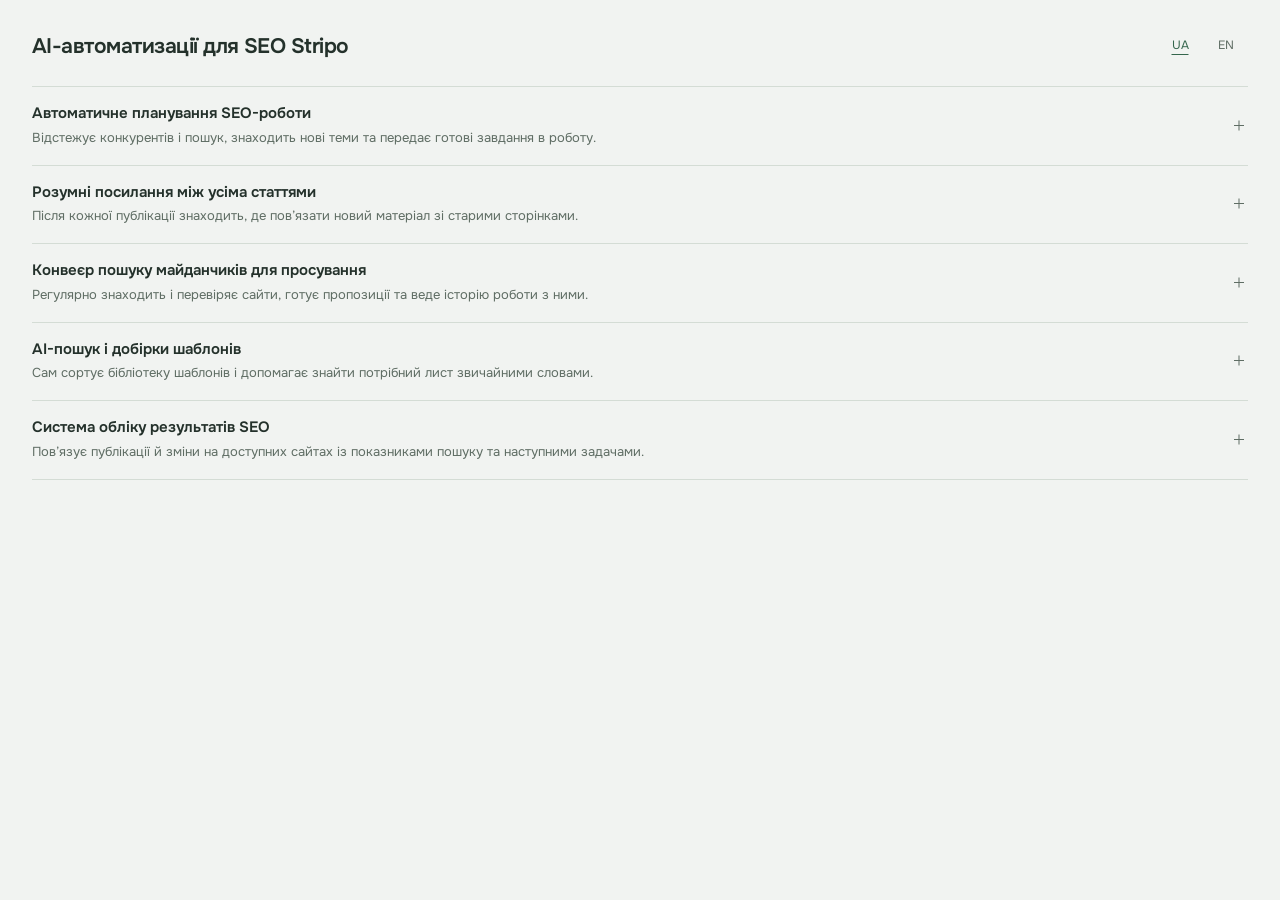
<file: index.html>
<!doctype html>
<html lang="uk">
<head>
<meta charset="utf-8">
<meta name="viewport" content="width=device-width, initial-scale=1">
<title>AI-автоматизації для SEO Stripo</title>
<meta name="description" content="П’ять програмних проєктів для SEO-команди: автоматичне планування, внутрішні посилання, пошук майданчиків, AI-каталог і облік результатів.">
<meta name="robots" content="noindex, nofollow, noarchive">
<meta property="og:type" content="website">
<meta property="og:locale" content="uk_UA">
<meta property="og:title" content="AI-автоматизації для SEO Stripo">
<meta property="og:description" content="П’ять програмних проєктів для SEO-команди: автоматичне планування, внутрішні посилання, пошук майданчиків, AI-каталог і облік результатів.">
<meta property="og:url" content="https://deredskoy.github.io/growth-plan-2027/">
<meta property="og:image" content="https://deredskoy.github.io/growth-plan-2027/assets/og-ideas-uk.png?v=notes-palette-20261112">
<meta property="og:image:width" content="1200">
<meta property="og:image:height" content="630">
<meta name="theme-color" content="#f1f3f1">
<link rel="icon" href="assets/favicon.svg?v=notes-20261112" type="image/svg+xml">
<link rel="preload" href="assets/fonts/onest-cyrillic-wght-normal.woff2" as="font" type="font/woff2" crossorigin>
<link rel="stylesheet" href="assets/style.css?v=notes-palette-20261112">
<script src="assets/app.js?v=notes-palette-20261112" defer></script>
</head>
<body>
<a class="skip" href="#main">Перейти до змісту</a>
<header class="notes-header wrap">
<div class="bar"><h1>AI-автоматизації для SEO Stripo</h1><nav class="lang" aria-label="Мова сторінки"><a href="./" lang="uk" hreflang="uk" aria-current="page">UA</a><a href="en/" lang="en" hreflang="en">EN</a></nav></div>
</header>
<main class="wrap workspace" id="main">
<section class="ideas" id="ideas" aria-label="Ідеї">
  <div class="idea-list">
<details class="idea" name="ideas" id="i1">
<summary><span class="idea-copy"><span class="idea-title">Автоматичне планування SEO-роботи</span><span class="idea-desc">Відстежує конкурентів і пошук, знаходить нові теми та передає готові завдання в роботу.</span></span><span class="toggle" aria-hidden="true"></span></summary>
<div class="idea-body"><div class="project-grid">
<dl class="idea-section process"><dt>Як працює процес</dt><dd><ol class="workflow" role="list"><li><span class="step-number" aria-hidden="true">1</span><strong class="step-title">Джерела</strong><p class="step-copy">За розкладом завантажувати відкриті сторінки конкурентів, оновлення продуктів і доступні дані пошуку.</p></li><li><span class="step-number" aria-hidden="true">2</span><strong class="step-title">Історія змін</strong><p class="step-copy">Зберігати попередні версії, щоб бачити нові теми та зміни, а не приносити той самий список щоразу.</p></li><li><span class="step-number" aria-hidden="true">3</span><strong class="step-title">AI-аналіз</strong><p class="step-copy">AI читає матеріали, об’єднує схожі запитання та визначає, кому потрібна відповідь: користувачу редактора, агентству чи власнику сервісу.</p></li><li><span class="step-number" aria-hidden="true">4</span><strong class="step-title">Відбір задач</strong><p class="step-copy">Порівнювати знайдене з усім архівом власних сайтів і готувати завдання з джерелами та причиною пріоритету.</p></li><li><span class="step-number" aria-hidden="true">5</span><strong class="step-title">Робоча черга</strong><p class="step-copy">Після перегляду передавати схвалені завдання в чинну чергу. Запам’ятовувати відмови й виконані задачі.</p></li></ol></dd></dl>
<div class="project-story">
<dl class="idea-section overview"><dt>Що будується</dt><dd><p>Система, яка постійно збирає інформацію для планування роботи SEO-команди. Вона стежить за вибраними конкурентами, пошуковими запитами й продуктами Stripo, порівнює їх із матеріалами на підтримуваних сайтах і формує чергу завдань. Кожне завдання пояснює, для кого потрібен матеріал, що в ньому розкрити й чому він важливий.</p><p>Наприклад, система помічає, що конкуренти почали докладно відповідати на запитання про редактори для агентств. Вона знаходить відповідні сторінки, перевіряє вже опубліковані матеріали й готує завдання з конкретними прикладами. Схвалене завдання потрапляє в наявний процес підготовки статей.</p></dd></dl>
<dl class="idea-section foundation"><dt>Що вже є і що треба додати</dt><dd><p>У поточному процесі для WordPress вже є черги, генерація, розклади та публікація. Новий проєкт — джерело обґрунтованих завдань для цього процесу: збір даних, архів конкурентів, AI-аналіз, відбір і зворотний зв’язок. Повторно будувати генератор статей не потрібно.</p><p>Пошукові дані можна отримувати через <a href="https://docs.ahrefs.com/en/api/docs/introduction" target="_blank" rel="noopener noreferrer">Ahrefs API</a> або <a href="https://docs.dataforseo.com/v3/serp/overview/" target="_blank" rel="noopener noreferrer">DataForSEO</a>. Це платні джерела з лімітами. Кількість пошуків і позиції беруться з даних, а не з відповіді AI.</p></dd></dl>
<dl class="idea-section value"><dt>Яку цінність дає</dt><dd><p>Команда отримує постійно оновлюваний план роботи й менше часу витрачає на однакові дослідження. Система накопичує знання про теми, конкурентів і вже зроблене, тому наступні завдання враховують попередню роботу.</p><p>Результат вимірюється кількістю використаних завдань, повторних або непридатних пропозицій, ручних кроків на підготовку задачі та вартістю збору даних. Після публікації до задачі можна додавати доступні показники її сторінки.</p></dd></dl>
</div>
<div class="project-evidence">
<dl class="idea-section forecast" data-forecast data-language="uk">
<dt id="chart-title-1">Перевірка пошукових запитів</dt><dd>
<script type="application/json" data-chart-config>{"kind":"workload","baseline":3362,"months":6,"item":"keyword"}</script>
<p class="chart-basis"><strong>3 362 запити Stripo у США</strong> за даними <a href="https://docs.ahrefs.com/en/api/reference/batch-analysis/post-batch-analysis" target="_blank" rel="noopener noreferrer">Ahrefs API</a>. Знімок 12.11.2026.</p>
<div class="chart-topline"><output class="chart-period" data-period>Місяць 6</output><span class="chart-time-hint">Місяці від початку впровадження</span></div>
<svg class="scenario-chart" data-chart viewBox="0 0 560 232" role="img" aria-label="Сценарій за видимими припущеннями"><line class="chart-grid" x1="48" y1="192.0" x2="530" y2="192.0"/><text class="chart-tick" x="41" y="196.0" text-anchor="end">0</text><line class="chart-grid" x1="48" y1="108.0" x2="530" y2="108.0"/><text class="chart-tick" x="41" y="112.0" text-anchor="end">1,681</text><line class="chart-grid" x1="48" y1="24.0" x2="530" y2="24.0"/><text class="chart-tick" x="41" y="28.0" text-anchor="end">3,362</text><path class="chart-baseline" d="M48.0,24.0 L128.3,24.0 L208.7,24.0 L289.0,24.0 L369.3,24.0 L449.7,24.0 L530.0,24.0"/><path class="chart-scenario" d="M48.0,24.0 L128.3,55.4 L208.7,86.7 L289.0,118.1 L369.3,118.1 L449.7,118.1 L530.0,118.1"/><text class="chart-tick" x="48.0" y="216" text-anchor="middle">0</text><text class="chart-tick" x="128.33333333333331" y="216" text-anchor="middle">1</text><text class="chart-tick" x="208.66666666666666" y="216" text-anchor="middle">2</text><text class="chart-tick" x="289.0" y="216" text-anchor="middle">3</text><text class="chart-tick" x="369.3333333333333" y="216" text-anchor="middle">4</text><text class="chart-tick" x="449.6666666666667" y="216" text-anchor="middle">5</text><text class="chart-tick" x="530.0" y="216" text-anchor="middle">6</text></svg>
<input class="chart-time" data-time type="range" min="0" max="6" step="1" value="6" disabled aria-label="Місяць сценарію">
<div class="chart-legend" data-legend><span class="legend-baseline">Ручна перевірка</span><span class="legend-scenario">Сценарій</span></div>
<div class="chart-readout"><output data-current>≈1 479</output><span data-unit>ручних перевірок на повний список</span></div>
<p class="assumption-summary" data-assumption-summary>Сценарій: 70% автоматизації, 20% ручного перегляду. Вихід на ці частки — за 3 місяці.</p>
<details class="chart-assumptions"><summary>Параметри сценарію</summary><div class="forecast-controls"><div class="forecast-control"><label for="chart-1-automation">Передати автоматизації<output data-param-label="automation">70%</output></label><input id="chart-1-automation" type="range" min="0" max="100" step="10" value="70" data-param="automation" disabled></div><div class="forecast-control"><label for="chart-1-review">Із них перевіряти вручну<output data-param-label="review">20%</output></label><input id="chart-1-review" type="range" min="0" max="100" step="10" value="20" data-param="review" disabled></div><div class="forecast-control"><label for="chart-1-ramp">Місяців до цілі<output data-param-label="ramp">3</output></label><input id="chart-1-ramp" type="range" min="1" max="6" step="1" value="3" data-param="ramp" disabled></div></div></details>
<details class="chart-method"><summary>Дані та розрахунок</summary><div><p>Ahrefs показує запити, за якими знаходить сайт у вибраній країні. Це масштаб списку для аналізу, а не журнал роботи SEO-команди.</p><p>Модель припускає одну ручну перевірку на запит. Частка автоматизації рівномірно зростає до заданої цілі. Розрахунок: N × (1 − частка автоматизації × (1 − частка перегляду)). Показники 70%, 20% і строк впровадження — змінювані припущення.</p><p>Джерело: Ahrefs, stripo.email, режим domain, США, середня частотність. Запит виконано 12.11.2026.</p></div></details>
<p class="sr-only" data-chart-status aria-live="polite" aria-atomic="true">Сценарій: 70% автоматизації, 20% ручного перегляду. Вихід на ці частки — за 3 місяці.</p>
</dd></dl>
<dl class="idea-section delivery"><dt>Етапи та готовий результат</dt><dd><p>Розробка: спільний архів джерел → регулярний збір і AI-відбір → передача завдань у чинний процес → використання рішень команди для наступного відбору.</p><p>Готова система сама запускає збір, відновлює роботу після збоїв, дотримується заданого бюджету й показує, звідки взялося кожне завдання. Для цього достатньо публічних сторінок, підтримуваних сайтів і дозволеного доступу до пошукових даних.</p></dd></dl>
</div>
</div></div>
</details>
<details class="idea" name="ideas" id="i2">
<summary><span class="idea-copy"><span class="idea-title">Розумні посилання між усіма статтями</span><span class="idea-desc">Після кожної публікації знаходить, де пов’язати новий матеріал зі старими сторінками.</span></span><span class="toggle" aria-hidden="true"></span></summary>
<div class="idea-body"><div class="project-grid">
<dl class="idea-section process"><dt>Як працює процес</dt><dd><ol class="workflow" role="list"><li><span class="step-number" aria-hidden="true">1</span><strong class="step-title">Архів сторінок</strong><p class="step-copy">Зібрати всі доступні статті та сторінки сайту й регулярно оновлювати їхній текст у спільному архіві.</p></li><li><span class="step-number" aria-hidden="true">2</span><strong class="step-title">Зв’язки за змістом</strong><p class="step-copy">AI визначає тему кожної сторінки та знаходить близькі за змістом матеріали.</p></li><li><span class="step-number" aria-hidden="true">3</span><strong class="step-title">Пропозиції</strong><p class="step-copy">Підготувати конкретні зміни: у якому абзаці додати посилання, на яку сторінку й чому саме там.</p></li><li><span class="step-number" aria-hidden="true">4</span><strong class="step-title">Перегляд</strong><p class="step-copy">Перевірити адреси, кількість посилань і правила сайту; показати зміни на перегляд.</p></li><li><span class="step-number" aria-hidden="true">5</span><strong class="step-title">Зміни й контроль</strong><p class="step-copy">Застосувати погоджені правки, перевірити сторінки та зберегти попередню версію. Повторювати процес після нових публікацій і видалення матеріалів.</p></li></ol></dd></dl>
<div class="project-story">
<dl class="idea-section overview"><dt>Що будується</dt><dd><p>Система читає весь архів кожного підтримуваного сайту й допомагає матеріалам працювати разом. Після появи нової статті вона знаходить не лише посилання для неї, а й старі статті, з яких варто послатися на нову. Показує точні речення до та після зміни й уміє застосувати погоджені правки.</p><p>Наприклад, опубліковано інструкцію зі створення листа з опитуванням. Система знаходить у старих статтях доречні згадки опитувань і пропонує додати там посилання на нову інструкцію.</p></dd></dl>
<dl class="idea-section foundation"><dt>Що вже є і що треба додати</dt><dd><p>У нинішньому процесі для WordPress посилання підбираються з останніх дописів. Нова система працюватиме з усім архівом і підтримуватиме вже опубліковані статті. Потрібно додати аналіз змісту, правила вибору, перегляд змін і можливість повернути попередній текст.</p><p><a href="https://developers.google.com/search/docs/crawling-indexing/links-crawlable" target="_blank" rel="noopener noreferrer">Google пояснює роль внутрішніх посилань у пошуку та розумінні сторінок</a>. Готова альтернатива для частини роботи — <a href="https://inlinks.net/en/how-it-works" target="_blank" rel="noopener noreferrer">InLinks</a>. Власна розробка має сенс для спільної роботи з наявною адмінкою, WordPress і правилами різних сайтів.</p></dd></dl>
<dl class="idea-section value"><dt>Яку цінність дає</dt><dd><p>Після нової публікації не потрібно вручну переглядати десятки старих матеріалів. Корисні сторінки отримують доречні переходи, а зв’язки між матеріалами підтримуються постійно.</p><p>Показники: скільки пропозицій застосовано, скільки важливих сторінок залишаються без внутрішніх посилань, скільки правок доводиться скасовувати й скільки ручної роботи залишається після публікації.</p></dd></dl>
</div>
<div class="project-evidence">
<dl class="idea-section forecast" data-forecast data-language="uk">
<dt id="chart-title-2">Посилання на сторінки шаблонів</dt><dd>
<script type="application/json" data-chart-config>{"kind":"coverage","baseline":7,"total":47,"months":6}</script>
<p class="chart-basis"><strong>7 із 47 шаблонів</strong> отримують посилання з інших шаблонів у <a href="https://email-newsletter-templates.com/" target="_blank" rel="noopener noreferrer">перевіреній галереї</a>. Перевірка 12.11.2026.</p>
<div class="chart-topline"><output class="chart-period" data-period>Місяць 6</output><span class="chart-time-hint">Місяці від початку впровадження</span></div>
<svg class="scenario-chart" data-chart viewBox="0 0 560 232" role="img" aria-label="Сценарій за видимими припущеннями"><line class="chart-grid" x1="48" y1="192.0" x2="530" y2="192.0"/><text class="chart-tick" x="41" y="196.0" text-anchor="end">0</text><line class="chart-grid" x1="48" y1="108.0" x2="530" y2="108.0"/><text class="chart-tick" x="41" y="112.0" text-anchor="end">24</text><line class="chart-grid" x1="48" y1="24.0" x2="530" y2="24.0"/><text class="chart-tick" x="41" y="28.0" text-anchor="end">47</text><path class="chart-baseline" d="M48.0,167.0 L128.3,167.0 L208.7,167.0 L289.0,167.0 L369.3,167.0 L449.7,167.0 L530.0,167.0"/><path class="chart-scenario" d="M48.0,167.0 L128.3,133.6 L208.7,100.3 L289.0,66.9 L369.3,66.9 L449.7,66.9 L530.0,66.9"/><text class="chart-tick" x="48.0" y="216" text-anchor="middle">0</text><text class="chart-tick" x="128.33333333333331" y="216" text-anchor="middle">1</text><text class="chart-tick" x="208.66666666666666" y="216" text-anchor="middle">2</text><text class="chart-tick" x="289.0" y="216" text-anchor="middle">3</text><text class="chart-tick" x="369.3333333333333" y="216" text-anchor="middle">4</text><text class="chart-tick" x="449.6666666666667" y="216" text-anchor="middle">5</text><text class="chart-tick" x="530.0" y="216" text-anchor="middle">6</text></svg>
<input class="chart-time" data-time type="range" min="0" max="6" step="1" value="6" disabled aria-label="Місяць сценарію">
<div class="chart-legend" data-legend><span class="legend-baseline">Без змін</span><span class="legend-scenario">Сценарій</span></div>
<div class="chart-readout"><output data-current>≈35</output><span data-unit>сторінок із посиланнями з інших шаблонів</span></div>
<p class="assumption-summary" data-assumption-summary>Сценарій: за 3 місяці усунути 70% із 40 пропусків — до 35 сторінок із посиланнями.</p>
<details class="chart-assumptions"><summary>Параметри сценарію</summary><div class="forecast-controls"><div class="forecast-control"><label for="chart-2-gain">Усунути пропуски в посиланнях<output data-param-label="gain">70%</output></label><input id="chart-2-gain" type="range" min="0" max="100" step="10" value="70" data-param="gain" disabled></div><div class="forecast-control"><label for="chart-2-ramp">Місяців до цілі<output data-param-label="ramp">3</output></label><input id="chart-2-ramp" type="range" min="1" max="6" step="1" value="3" data-param="ramp" disabled></div></div></details>
<details class="chart-method"><summary>Дані та розрахунок</summary><div><p>12.11.2026 перевірено початковий HTML усіх 48 сторінок із <a href="https://email-newsletter-templates.com/sitemap.xml" target="_blank" rel="noopener noreferrer">sitemap</a>: головна та 47 шаблонів. У кожного шаблону є шість посилань на інші шаблони, але всі вони ведуть лише на сім різних сторінок.</p><p>Графік рахує тільки посилання між шаблонами. Він не показує індексацію в Google; посилання з головної сторінки та sitemap враховуються окремо.</p><p>Розрахунок сценарію: 7 + 40 × частка усунених пропусків. Майбутні посилання мають бути доречними; їхня поява та строк — ціль моделі.</p></div></details>
<p class="sr-only" data-chart-status aria-live="polite" aria-atomic="true">Сценарій: за 3 місяці усунути 70% із 40 пропусків — до 35 сторінок із посиланнями.</p>
</dd></dl>
<dl class="idea-section delivery"><dt>Етапи та готовий результат</dt><dd><p>Розробка: повний архів сторінок → AI-підбір і попередній перегляд → застосування та відкат → автоматичний перерахунок після змін.</p><p>Готовий результат — процес від нової публікації до перевірених змін у старих статтях. Він працює всередині кожного сайту, де є право редагування. Сайти без такого доступу можуть отримувати лише готові пропозиції правок.</p></dd></dl>
</div>
</div></div>
</details>
<details class="idea" name="ideas" id="i3">
<summary><span class="idea-copy"><span class="idea-title">Конвеєр пошуку майданчиків для просування</span><span class="idea-desc">Регулярно знаходить і перевіряє сайти, готує пропозиції та веде історію роботи з ними.</span></span><span class="toggle" aria-hidden="true"></span></summary>
<div class="idea-body"><div class="project-grid">
<dl class="idea-section process"><dt>Як працює процес</dt><dd><ol class="workflow" role="list"><li><span class="step-number" aria-hidden="true">1</span><strong class="step-title">Нові майданчики</strong><p class="step-copy">Регулярно отримувати нові посилання конкурентів і сторінки з вибраних тем.</p></li><li><span class="step-number" aria-hidden="true">2</span><strong class="step-title">Перевірка</strong><p class="step-copy">Прибирати повтори, недоступні сторінки та вже відхилені варіанти; перевіряти доступні показники сайту.</p></li><li><span class="step-number" aria-hidden="true">3</span><strong class="step-title">AI-відбір</strong><p class="step-copy">AI читає матеріал і визначає, що тут доречно: редактор Stripo, рішення для агентств або редактор, який можна вбудувати в інший сервіс.</p></li><li><span class="step-number" aria-hidden="true">4</span><strong class="step-title">Пропозиція</strong><p class="step-copy">Створювати картку з доказами й чернеткою конкретної пропозиції; зберігати рішення про подальшу роботу.</p></li><li><span class="step-number" aria-hidden="true">5</span><strong class="step-title">Результат</strong><p class="step-copy">Якщо згадку погоджено й опубліковано, перевіряти її наявність. Враховувати результати в наступному відборі.</p></li></ol></dd></dl>
<div class="project-story">
<dl class="idea-section overview"><dt>Що будується</dt><dd><p>Постійний процес для пошуку оглядів, каталогів та інших сторінок, де доречно представити Stripo. Система збирає нові варіанти, читає конкретні статті, перевіряє їхню якість і готує пояснення, чому вони підходять. Усі рішення й результати залишаються в спільній базі.</p><p>На виході — картка для роботи: сторінка, її аудиторія, відповідний продукт Stripo, що саме запропонувати автору та що з цим майданчиком уже робили. Це прибирає повторний пошук і перевірку тих самих сайтів.</p></dd></dl>
<dl class="idea-section foundation"><dt>Що вже є і що треба додати</dt><dd><p>У domain-scout уже є збір кандидатів, перевірки, контроль витрат на Ahrefs і вивантаження результатів. Його поточна задача — пошук доменів. Тут потрібен новий процес навколо живих сторінок, їхнього змісту, рішень і результатів.</p><p><a href="https://ahrefs.com/link-intersect" target="_blank" rel="noopener noreferrer">Ahrefs Link Intersect</a> допомагає знаходити сайти з посиланнями на конкурентів; автоматичне отримання даних потребує відповідного доступу. <a href="https://www.buzzstream.com/" target="_blank" rel="noopener noreferrer">BuzzStream</a> — готова альтернатива для ведення майданчиків і контактів. Власний модуль має додати відбір за правилами команди та зв’язок із наявними інструментами.</p></dd></dl>
<dl class="idea-section value"><dt>Яку цінність дає</dt><dd><p>SEO-команда регулярно отримує підготовлені можливості для роботи й не починає пошук із порожньої таблиці. Історія відмов, звернень і публікацій не губиться між окремими перевірками.</p><p>Показники: частка придатних майданчиків, повтори, ручний час перевірки та вартість обробки. За фактичної роботи з авторами — відповіді й опубліковані згадки. Рішення редактора не залежить від автоматизації.</p></dd></dl>
</div>
<div class="project-evidence">
<dl class="idea-section forecast" data-forecast data-language="uk">
<dt id="chart-title-3">Відбір зовнішніх майданчиків</dt><dd>
<script type="application/json" data-chart-config>{"kind":"workload","baseline":5198,"months":6,"item":"domain"}</script>
<p class="chart-basis"><strong>5 198 доменів посилаються на Beefree</strong> за <a href="https://docs.ahrefs.com/en/api/reference/batch-analysis/post-batch-analysis" target="_blank" rel="noopener noreferrer">Ahrefs API</a>. Обсяг для первинного відбору. Знімок 12.11.2026.</p>
<div class="chart-topline"><output class="chart-period" data-period>Місяць 6</output><span class="chart-time-hint">Місяці від початку впровадження</span></div>
<svg class="scenario-chart" data-chart viewBox="0 0 560 232" role="img" aria-label="Сценарій за видимими припущеннями"><line class="chart-grid" x1="48" y1="192.0" x2="530" y2="192.0"/><text class="chart-tick" x="41" y="196.0" text-anchor="end">0</text><line class="chart-grid" x1="48" y1="108.0" x2="530" y2="108.0"/><text class="chart-tick" x="41" y="112.0" text-anchor="end">2,599</text><line class="chart-grid" x1="48" y1="24.0" x2="530" y2="24.0"/><text class="chart-tick" x="41" y="28.0" text-anchor="end">5,198</text><path class="chart-baseline" d="M48.0,24.0 L128.3,24.0 L208.7,24.0 L289.0,24.0 L369.3,24.0 L449.7,24.0 L530.0,24.0"/><path class="chart-scenario" d="M48.0,24.0 L128.3,55.4 L208.7,86.7 L289.0,118.1 L369.3,118.1 L449.7,118.1 L530.0,118.1"/><text class="chart-tick" x="48.0" y="216" text-anchor="middle">0</text><text class="chart-tick" x="128.33333333333331" y="216" text-anchor="middle">1</text><text class="chart-tick" x="208.66666666666666" y="216" text-anchor="middle">2</text><text class="chart-tick" x="289.0" y="216" text-anchor="middle">3</text><text class="chart-tick" x="369.3333333333333" y="216" text-anchor="middle">4</text><text class="chart-tick" x="449.6666666666667" y="216" text-anchor="middle">5</text><text class="chart-tick" x="530.0" y="216" text-anchor="middle">6</text></svg>
<input class="chart-time" data-time type="range" min="0" max="6" step="1" value="6" disabled aria-label="Місяць сценарію">
<div class="chart-legend" data-legend><span class="legend-baseline">Ручна перевірка</span><span class="legend-scenario">Сценарій</span></div>
<div class="chart-readout"><output data-current>≈2 287</output><span data-unit>ручних перевірок на повний список</span></div>
<p class="assumption-summary" data-assumption-summary>Сценарій: 70% автоматизації, 20% ручного перегляду. Вихід на ці частки — за 3 місяці.</p>
<details class="chart-assumptions"><summary>Параметри сценарію</summary><div class="forecast-controls"><div class="forecast-control"><label for="chart-3-automation">Передати автоматизації<output data-param-label="automation">70%</output></label><input id="chart-3-automation" type="range" min="0" max="100" step="10" value="70" data-param="automation" disabled></div><div class="forecast-control"><label for="chart-3-review">Із них перевіряти вручну<output data-param-label="review">20%</output></label><input id="chart-3-review" type="range" min="0" max="100" step="10" value="20" data-param="review" disabled></div><div class="forecast-control"><label for="chart-3-ramp">Місяців до цілі<output data-param-label="ramp">3</output></label><input id="chart-3-ramp" type="range" min="1" max="6" step="1" value="3" data-param="ramp" disabled></div></div></details>
<details class="chart-method"><summary>Дані та розрахунок</summary><div><p>Це кількість доменів, які Ahrefs знаходить у посиланнях на beefree.io, а не готові можливості просування Stripo. Перетин із посиланнями Stripo та якість майданчиків тут не визначені.</p><p>Знімок 12.11.2026, режим domain. Географічний фільтр США не застосовується до цього показника посилань.</p><p>Для порівняння процесів задано одну ручну перевірку на домен. Розрахунок: N × (1 − частка автоматизації × (1 − частка перегляду)). Рівень автоматизації, перегляд і строк — припущення, які можна змінити.</p></div></details>
<p class="sr-only" data-chart-status aria-live="polite" aria-atomic="true">Сценарій: 70% автоматизації, 20% ручного перегляду. Вихід на ці частки — за 3 місяці.</p>
</dd></dl>
<dl class="idea-section delivery"><dt>Етапи та готовий результат</dt><dd><p>Розробка: спільна база й регулярний збір → AI-відбір та підготовка пропозицій → облік роботи й перевірка розміщень → коригування правил за результатами.</p><p>Готова система веде весь шлях від знайденої сторінки до зафіксованого результату та контролює витрати. Надсилання листів підключається лише як окремо погоджена функція; доступ до внутрішньої CRM Stripo не потрібен.</p></dd></dl>
</div>
</div></div>
</details>
<details class="idea" name="ideas" id="i4">
<summary><span class="idea-copy"><span class="idea-title">AI-пошук і добірки шаблонів</span><span class="idea-desc">Сам сортує бібліотеку шаблонів і допомагає знайти потрібний лист звичайними словами.</span></span><span class="toggle" aria-hidden="true"></span></summary>
<div class="idea-body"><div class="project-grid">
<dl class="idea-section process"><dt>Як працює процес</dt><dd><ol class="workflow" role="list"><li><span class="step-number" aria-hidden="true">1</span><strong class="step-title">Бібліотека</strong><p class="step-copy">Синхронізувати назви, описи, зображення й посилання на редактор із уже підключеного джерела шаблонів.</p></li><li><span class="step-number" aria-hidden="true">2</span><strong class="step-title">Опис шаблонів</strong><p class="step-copy">AI визначає призначення листа та видимі особливості дизайну. Сумнівні характеристики передає на перевірку.</p></li><li><span class="step-number" aria-hidden="true">3</span><strong class="step-title">Спільний каталог</strong><p class="step-copy">Зберігати спільну бібліотеку характеристик і повторно обробляти лише нові або змінені шаблони.</p></li><li><span class="step-number" aria-hidden="true">4</span><strong class="step-title">Пошук і добірки</strong><p class="step-copy">Використовувати її для пошуку за змістом, добірок і рекомендацій на всіх підтримуваних галереях.</p></li><li><span class="step-number" aria-hidden="true">5</span><strong class="step-title">Зворотний зв’язок</strong><p class="step-copy">Збирати запити без результатів і невдалі підбори, щоб виправляти класифікацію та пошук.</p></li></ol></dd></dl>
<div class="project-story">
<dl class="idea-section overview"><dt>Що будується</dt><dd><p>Перетворити наявні сайти з галереями на спільний каталог, який підтримує себе при появі нових шаблонів. Людина зможе шукати за задачею: «лист після першої покупки» або «запрошення на вебінар». Система підбере відповідні шаблони, навіть якщо таких слів немає в їхніх назвах.</p><p>Для SEO-команди це також автоматичне сортування бібліотеки, підготовка добірок і вибір справді схожих шаблонів. Нові й змінені шаблони автоматично отримуватимуть характеристики для пошуку та добірок на всіх підтримуваних сайтах.</p></dd></dl>
<dl class="idea-section foundation"><dt>Що вже є і що треба додати</dt><dd><p>Зараз у галереях є звичайний пошук за текстом назви й опису. Платформа вже вміє показувати шаблони на кількох сайтах. Нові частини — автоматичне визначення характеристик, спільний пошуковий каталог і керування добірками.</p><p>Пошуковий механізм можна взяти готовим: <a href="https://www.algolia.com/products/ai-search" target="_blank" rel="noopener noreferrer">Algolia</a> поєднує пошук за словами та змістом. Власний код відповідатиме за дані Stripo, правила добірок і підключення галерей. З доступних описів і зображень не можна робити висновки про невидимі технічні властивості листа.</p></dd></dl>
<dl class="idea-section value"><dt>Яку цінність дає</dt><dd><p>Спільна бібліотека характеристик дає всім галереям пошук за змістом і узгоджені тематичні добірки. Відвідувачам простіше вибрати шаблон; команда може створювати корисні тематичні добірки з уже впорядкованих даних.</p><p>Показники: помилки розподілу за темами, пошуки без результатів, вибір шаблонів і переходи до редактора за доступних вимірювань. Для Google відкриваються лише відібрані корисні добірки, а не всі можливі комбінації фільтрів.</p></dd></dl>
</div>
<div class="project-evidence">
<dl class="idea-section forecast" data-forecast data-language="uk">
<dt id="chart-title-4">Пошук без результатів</dt><dd>
<script type="application/json" data-chart-config>{"kind":"search","baseline":6,"total":8,"months":6}</script>
<p class="chart-basis"><strong>6 із 8 тестових фраз</strong> не дали збігу в <a href="https://email-newsletter-templates.com/" target="_blank" rel="noopener noreferrer">47 шаблонах каталогу</a>. Вибрана проба, не запити відвідувачів. Перевірка 12.11.2026.</p>
<div class="chart-topline"><output class="chart-period" data-period>Місяць 6</output><span class="chart-time-hint">Місяці від початку впровадження</span></div>
<svg class="scenario-chart" data-chart viewBox="0 0 560 232" role="img" aria-label="Сценарій за видимими припущеннями"><line class="chart-grid" x1="48" y1="192.0" x2="530" y2="192.0"/><text class="chart-tick" x="41" y="196.0" text-anchor="end">0</text><line class="chart-grid" x1="48" y1="108.0" x2="530" y2="108.0"/><text class="chart-tick" x="41" y="112.0" text-anchor="end">4</text><line class="chart-grid" x1="48" y1="24.0" x2="530" y2="24.0"/><text class="chart-tick" x="41" y="28.0" text-anchor="end">8</text><path class="chart-baseline" d="M48.0,66.0 L128.3,66.0 L208.7,66.0 L289.0,66.0 L369.3,66.0 L449.7,66.0 L530.0,66.0"/><path class="chart-scenario" d="M48.0,66.0 L128.3,87.0 L208.7,108.0 L289.0,129.0 L369.3,129.0 L449.7,129.0 L530.0,129.0"/><text class="chart-tick" x="48.0" y="216" text-anchor="middle">0</text><text class="chart-tick" x="128.33333333333331" y="216" text-anchor="middle">1</text><text class="chart-tick" x="208.66666666666666" y="216" text-anchor="middle">2</text><text class="chart-tick" x="289.0" y="216" text-anchor="middle">3</text><text class="chart-tick" x="369.3333333333333" y="216" text-anchor="middle">4</text><text class="chart-tick" x="449.6666666666667" y="216" text-anchor="middle">5</text><text class="chart-tick" x="530.0" y="216" text-anchor="middle">6</text></svg>
<input class="chart-time" data-time type="range" min="0" max="6" step="1" value="6" disabled aria-label="Місяць сценарію">
<div class="chart-legend" data-legend><span class="legend-baseline">Без змін</span><span class="legend-scenario">Сценарій</span></div>
<div class="chart-readout"><output data-current>≈3</output><span data-unit>тестові запити без результату</span></div>
<p class="assumption-summary" data-assumption-summary>Сценарій: за 3 місяці знайти доречні шаблони для половини порожніх відповідей — залишиться 3 із 8.</p>
<details class="chart-assumptions"><summary>Параметри сценарію</summary><div class="forecast-controls"><div class="forecast-control"><label for="chart-4-gain">Виправити порожні результати<output data-param-label="gain">50%</output></label><input id="chart-4-gain" type="range" min="0" max="100" step="10" value="50" data-param="gain" disabled></div><div class="forecast-control"><label for="chart-4-ramp">Місяців до цілі<output data-param-label="ramp">3</output></label><input id="chart-4-ramp" type="range" min="1" max="6" step="1" value="3" data-param="ramp" disabled></div></div></details>
<details class="chart-method"><summary>Дані та розрахунок</summary><div><p>Із публічних даних головної сторінки отримано саме ті 47 назв та описів, які використовує галерея. Повторено поточний пошук: повний текст фрази має бути частиною назви або опису, без урахування регістру. Перевірка 12.11.2026.</p><p>Нижче наведені всі вісім фраз, вибраних до перевірки. Це не оцінка поведінки аудиторії. Тема кількох шаблонів близька до запитів без збігів, але доречність майбутнього підбору ще потрібно перевірити.</p><table class="source-table"><thead><tr><th>Фраза</th><th>Збіги</th></tr></thead><tbody><tr><td>weekly digest</td><td>2</td></tr><tr><td>monthly newsletter for students</td><td>0</td></tr><tr><td>nonprofit donor updates</td><td>0</td></tr><tr><td>real estate market update</td><td>0</td></tr><tr><td>black friday sale</td><td>0</td></tr><tr><td>tattoo aftercare tips</td><td>1</td></tr><tr><td>online course recommendations</td><td>0</td></tr><tr><td>church community news</td><td>0</td></tr></tbody></table></div></details>
<p class="sr-only" data-chart-status aria-live="polite" aria-atomic="true">Сценарій: за 3 місяці знайти доречні шаблони для половини порожніх відповідей — залишиться 3 із 8.</p>
</dd></dl>
<dl class="idea-section delivery"><dt>Етапи та готовий результат</dt><dd><p>Розробка: синхронізація бібліотеки → AI-характеристики й перевірка якості → пошук та рекомендації → підключення галерей і постійне оновлення.</p><p>Готова система самостійно обробляє зміни в бібліотеці та оновлює пошук на підтримуваних сайтах. Вона розвиває вже створені галереї й не потребує втручання в редактор Stripo.</p></dd></dl>
</div>
</div></div>
</details>
<details class="idea" name="ideas" id="i5">
<summary><span class="idea-copy"><span class="idea-title">Система обліку результатів SEO</span><span class="idea-desc">Пов’язує публікації й зміни на доступних сайтах із показниками пошуку та наступними задачами.</span></span><span class="toggle" aria-hidden="true"></span></summary>
<div class="idea-body"><div class="project-grid">
<dl class="idea-section process"><dt>Як працює процес</dt><dd><ol class="workflow" role="list"><li><span class="step-number" aria-hidden="true">1</span><strong class="step-title">Дані сайтів</strong><p class="step-copy">Підключити дозволені сайти й регулярно отримувати їхні дані: покази в пошуку, переходи, сторінки та запити.</p></li><li><span class="step-number" aria-hidden="true">2</span><strong class="step-title">Історія робіт</strong><p class="step-copy">Додавати до тих самих сторінок записи з наявних журналів: що опубліковано або змінено та коли.</p></li><li><span class="step-number" aria-hidden="true">3</span><strong class="step-title">Розрахунок</strong><p class="step-copy">Код порівнює однакові періоди, рахує зміни й відрізняє відсутні дані від нуля.</p></li><li><span class="step-number" aria-hidden="true">4</span><strong class="step-title">Пояснення</strong><p class="step-copy">AI готує зрозуміле пояснення з посиланнями на числа та конкретні роботи. Можливі причини відокремлюються від встановлених фактів.</p></li><li><span class="step-number" aria-hidden="true">5</span><strong class="step-title">Наступні задачі</strong><p class="step-copy">Перетворювати висновки на завдання й відстежувати, що сталося після їх виконання.</p></li></ol></dd></dl>
<div class="project-story">
<dl class="idea-section overview"><dt>Що будується</dt><dd><p>Спільна система, де видно не лише виконану роботу, а й подальші результати сторінок. Вона регулярно збирає доступні показники пошуку, додає історію публікацій і змін, знаходить важливі відхилення та готує наступні завдання.</p><p>Цей проєкт потребує доступу до Search Console підтримуваних сайтів або регулярних вивантажень із нього. Доступ до даних головного сайту Stripo не припускається. Без джерела даних система не зможе чесно вимірювати результат пошуку.</p></dd></dl>
<dl class="idea-section foundation"><dt>Що вже є і що треба додати</dt><dd><p>Наявні системи вже ведуть журнали публікацій і технічні статуси. Потрібно додати збір результатів, спільні записи по сторінках, порівняння періодів і зв’язок із чергою роботи.</p><p><a href="https://developers.google.com/webmaster-tools/v1/searchanalytics/query" target="_blank" rel="noopener noreferrer">Search Console API</a> дає дані за сторінками й запитами та потребує <a href="https://developers.google.com/webmaster-tools/v1/how-tos/authorizing" target="_blank" rel="noopener noreferrer">авторизованого доступу</a>. Частина детальних даних може бути недоступною. Готові графіки можна отримати через <a href="https://docs.cloud.google.com/data-studio/connect-to-search-console" target="_blank" rel="noopener noreferrer">конектор Google</a>; цінність власного проєкту — у зв’язку показників із виконаною роботою та наступними діями.</p></dd></dl>
<dl class="idea-section value"><dt>Яку цінність дає</dt><dd><p>Команда бачить, на які сайти й типи матеріалів варто спрямувати наступну роботу. Результати накопичуються в одному місці, а підготовка регулярних звітів не починається зі збирання таблиць вручну.</p><p>Показники самої системи: повнота й свіжість даних, час підготовки звіту та використані наступні задачі. Показники сайтів: переходи й покази за зіставні періоди. Зміна після публікації ще не доводить її причину, а перехід на Stripo не дорівнює продажу.</p></dd></dl>
</div>
<div class="project-evidence">
<dl class="idea-section forecast" data-forecast data-language="uk">
<dt id="chart-title-5">Стартова історія пошуку</dt><dd>
<script type="application/json" data-chart-config>{"kind":"history","history":[{"date":"2026-06-01","value":18764},{"date":"2026-07-01","value":20653},{"date":"2026-08-01","value":19325},{"date":"2026-09-01","value":18748},{"date":"2026-10-01","value":18917},{"date":"2026-11-01","value":18342}]}</script>
<p class="chart-basis"><strong>Оцінки місячного трафіку Stripo у США</strong> за <a href="https://help.ahrefs.com/en/articles/1863206-what-is-organic-traffic-in-ahrefs-and-how-do-we-calculate-it" target="_blank" rel="noopener noreferrer">методикою Ahrefs</a>. Точки на перше число місяця.</p>
<div class="chart-topline"><output class="chart-period" data-period>1 лист. 2026</output><span class="chart-time-hint">Історія оцінок</span></div>
<svg class="scenario-chart" data-chart viewBox="0 0 560 232" role="img" aria-label="Історичні оцінки Ahrefs"><line class="chart-grid" x1="48" y1="192.0" x2="530" y2="192.0"/><text class="chart-tick" x="41" y="196.0" text-anchor="end">15,000</text><line class="chart-grid" x1="48" y1="108.0" x2="530" y2="108.0"/><text class="chart-tick" x="41" y="112.0" text-anchor="end">20,000</text><line class="chart-grid" x1="48" y1="24.0" x2="530" y2="24.0"/><text class="chart-tick" x="41" y="28.0" text-anchor="end">25,000</text><path class="chart-history" d="M48.0,128.8 L144.4,97.0 L240.8,119.3 L337.2,129.0 L433.6,126.2 L530.0,135.9"/><text class="chart-tick" x="48.0" y="216" text-anchor="middle">06</text><text class="chart-tick" x="144.4" y="216" text-anchor="middle">07</text><text class="chart-tick" x="240.8" y="216" text-anchor="middle">08</text><text class="chart-tick" x="337.2" y="216" text-anchor="middle">09</text><text class="chart-tick" x="433.6" y="216" text-anchor="middle">10</text><text class="chart-tick" x="530.0" y="216" text-anchor="middle">11</text></svg>
<input class="chart-time" data-time type="range" min="0" max="5" step="1" value="5" disabled aria-label="Дата на графіку">
<div class="chart-legend" data-legend><span class="legend-history">Оцінки Ahrefs</span></div>
<div class="chart-readout"><output data-current>18 342</output><span data-unit>оцінені переходи на місяць</span></div>
<p class="assumption-summary" data-assumption-summary>Історичні оцінки за червень–листопад 2026. Для цієї системи не задано приріст трафіку як наслідок автоматизації.</p>

<details class="chart-method"><summary>Дані та розрахунок</summary><div><p>Дані отримано 12.11.2026 через Ahrefs metrics-history: stripo.email, domain, США, volume_mode=average, traffic_mode=adaptive. Це точки 01.06–01.11.2026, а не виміряні підсумки відвідувань за повні календарні місяці.</p><p>Ahrefs оцінює трафік за запитами, позиціями та іншими даними. Фактичні переходи й зв’язок із роботами потрібно перевіряти через дозволені джерела аналітики. Після запуску система обліку має зберігати такі ряди разом з історією змін.</p><table class="source-table"><thead><tr><th>Дата</th><th>Оцінка</th></tr></thead><tbody><tr><td>2026-06-01</td><td>18764</td></tr><tr><td>2026-07-01</td><td>20653</td></tr><tr><td>2026-08-01</td><td>19325</td></tr><tr><td>2026-09-01</td><td>18748</td></tr><tr><td>2026-10-01</td><td>18917</td></tr><tr><td>2026-11-01</td><td>18342</td></tr></tbody></table></div></details>
<p class="sr-only" data-chart-status aria-live="polite" aria-atomic="true">Історичні оцінки за червень–листопад 2026. Для цієї системи не задано приріст трафіку як наслідок автоматизації.</p>
</dd></dl>
<dl class="idea-section delivery"><dt>Етапи та готовий результат</dt><dd><p>Розробка: підключення доступних даних → спільна історія сторінок і робіт → автоматичний пошук відхилень та пояснення → повернення задач у робочий процес.</p><p>Готова система регулярно оновлює показники, пояснює кожне число його джерелом і зберігає історію рішень. Повністю автоматичний режим можливий лише там, де дозволене регулярне отримання даних.</p></dd></dl>
</div>
</div></div>
</details>
</div>
</section>
</main>
</body>
</html>
</file>
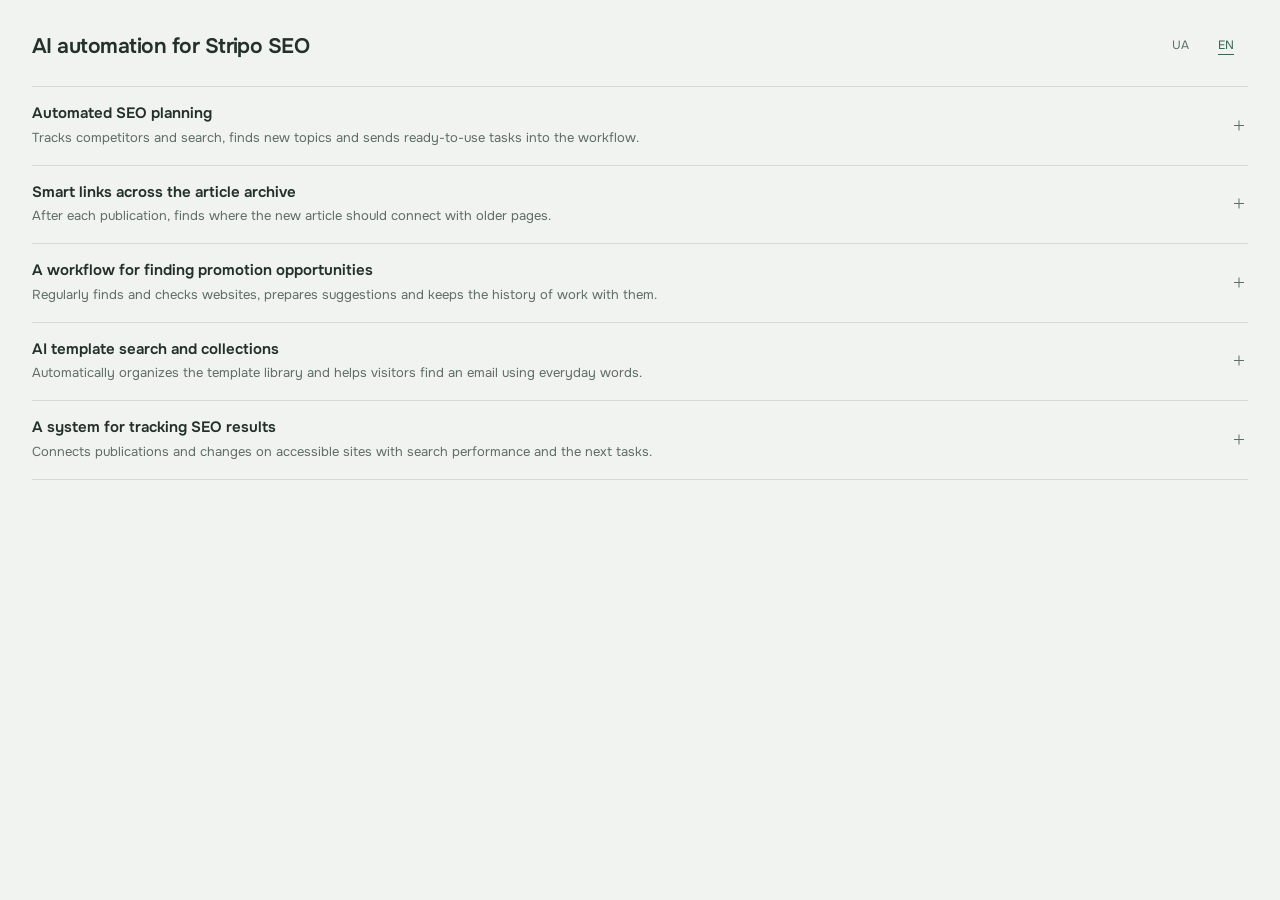
<file: en/index.html>
<!doctype html>
<html lang="en">
<head>
<meta charset="utf-8">
<meta name="viewport" content="width=device-width, initial-scale=1">
<title>AI automation for Stripo SEO</title>
<meta name="description" content="Five software projects for the SEO team: automated planning, internal links, website research, an AI template catalog and performance tracking.">
<meta name="robots" content="noindex, nofollow, noarchive">
<meta property="og:type" content="website">
<meta property="og:locale" content="en_US">
<meta property="og:title" content="AI automation for Stripo SEO">
<meta property="og:description" content="Five software projects for the SEO team: automated planning, internal links, website research, an AI template catalog and performance tracking.">
<meta property="og:url" content="https://deredskoy.github.io/growth-plan-2027/en/">
<meta property="og:image" content="https://deredskoy.github.io/growth-plan-2027/assets/og-ideas-en.png?v=notes-palette-20261112">
<meta property="og:image:width" content="1200">
<meta property="og:image:height" content="630">
<meta name="theme-color" content="#f1f3f1">
<link rel="icon" href="../assets/favicon.svg?v=notes-20261112" type="image/svg+xml">
<link rel="preload" href="../assets/fonts/onest-latin-wght-normal.woff2" as="font" type="font/woff2" crossorigin>
<link rel="stylesheet" href="../assets/style.css?v=notes-palette-20261112">
<script src="../assets/app.js?v=notes-palette-20261112" defer></script>
</head>
<body>
<a class="skip" href="#main">Skip to content</a>
<header class="notes-header wrap">
<div class="bar"><h1>AI automation for Stripo SEO</h1><nav class="lang" aria-label="Page language"><a href="../" lang="uk" hreflang="uk">UA</a><a href="./" lang="en" hreflang="en" aria-current="page">EN</a></nav></div>
</header>
<main class="wrap workspace" id="main">
<section class="ideas" id="ideas" aria-label="Ideas">
  <div class="idea-list">
<details class="idea" name="ideas" id="i1">
<summary><span class="idea-copy"><span class="idea-title">Automated SEO planning</span><span class="idea-desc">Tracks competitors and search, finds new topics and sends ready-to-use tasks into the workflow.</span></span><span class="toggle" aria-hidden="true"></span></summary>
<div class="idea-body"><div class="project-grid">
<dl class="idea-section process"><dt>How the workflow works</dt><dd><ol class="workflow" role="list"><li><span class="step-number" aria-hidden="true">1</span><strong class="step-title">Sources</strong><p class="step-copy">On a schedule, collect public competitor pages, product updates and available search data.</p></li><li><span class="step-number" aria-hidden="true">2</span><strong class="step-title">Change history</strong><p class="step-copy">Keep previous versions to identify new topics and changes, rather than returning the same list every time.</p></li><li><span class="step-number" aria-hidden="true">3</span><strong class="step-title">AI analysis</strong><p class="step-copy">AI reads the material, groups similar questions and identifies who needs an answer: an editor user, an agency or a software provider.</p></li><li><span class="step-number" aria-hidden="true">4</span><strong class="step-title">Task selection</strong><p class="step-copy">Compare the findings with the full archive of maintained sites and prepare tasks with sources and a reason for their priority.</p></li><li><span class="step-number" aria-hidden="true">5</span><strong class="step-title">Work queue</strong><p class="step-copy">After review, pass approved tasks to the existing queue. Remember rejected suggestions and completed work.</p></li></ol></dd></dl>
<div class="project-story">
<dl class="idea-section overview"><dt>What is being built</dt><dd><p>A system that continuously gathers information for the SEO team’s planning. It monitors selected competitors, search queries and Stripo products, compares them with content on maintained sites, and builds a task queue. Each task explains who the content is for, what it should cover and why it matters.</p><p>For example, the system notices competitors publishing detailed answers about email editors for agencies. It finds the relevant pages, checks existing articles and prepares a writing task with specific examples. Once approved, the task enters the current article-production process.</p></dd></dl>
<dl class="idea-section foundation"><dt>What exists and what needs adding</dt><dd><p>The current WordPress process already has queues, generation, schedules and publishing. The new project supplies well-supported tasks to that process: data collection, a competitor archive, AI analysis, selection and feedback. The article generator does not need to be rebuilt.</p><p>Search data can come from <a href="https://docs.ahrefs.com/en/api/docs/introduction" target="_blank" rel="noopener noreferrer">Ahrefs API</a> or <a href="https://docs.dataforseo.com/v3/serp/overview/" target="_blank" rel="noopener noreferrer">DataForSEO</a>. These are paid sources with usage limits. Search volumes and rankings come from data, not from an AI answer.</p></dd></dl>
<dl class="idea-section value"><dt>Value for the team</dt><dd><p>The team gets a continuously updated work plan and spends less time repeating the same research. The system builds a record of topics, competitors and completed work, so new tasks take previous work into account.</p><p>Measure tasks used, duplicate or unusable suggestions, manual steps needed to prepare a task and data-collection costs. After publication, available page-performance data can be attached to the task.</p></dd></dl>
</div>
<div class="project-evidence">
<dl class="idea-section forecast" data-forecast data-language="en">
<dt id="chart-title-1">Reviewing search queries</dt><dd>
<script type="application/json" data-chart-config>{"kind":"workload","baseline":3362,"months":6,"item":"keyword"}</script>
<p class="chart-basis"><strong>3,362 Stripo keywords in the US</strong>, reported by <a href="https://docs.ahrefs.com/en/api/reference/batch-analysis/post-batch-analysis" target="_blank" rel="noopener noreferrer">Ahrefs API</a>. Snapshot: 12 Nov 2026.</p>
<div class="chart-topline"><output class="chart-period" data-period>Month 6</output><span class="chart-time-hint">Months from rollout start</span></div>
<svg class="scenario-chart" data-chart viewBox="0 0 560 232" role="img" aria-label="Scenario using stated assumptions"><line class="chart-grid" x1="48" y1="192.0" x2="530" y2="192.0"/><text class="chart-tick" x="41" y="196.0" text-anchor="end">0</text><line class="chart-grid" x1="48" y1="108.0" x2="530" y2="108.0"/><text class="chart-tick" x="41" y="112.0" text-anchor="end">1,681</text><line class="chart-grid" x1="48" y1="24.0" x2="530" y2="24.0"/><text class="chart-tick" x="41" y="28.0" text-anchor="end">3,362</text><path class="chart-baseline" d="M48.0,24.0 L128.3,24.0 L208.7,24.0 L289.0,24.0 L369.3,24.0 L449.7,24.0 L530.0,24.0"/><path class="chart-scenario" d="M48.0,24.0 L128.3,55.4 L208.7,86.7 L289.0,118.1 L369.3,118.1 L449.7,118.1 L530.0,118.1"/><text class="chart-tick" x="48.0" y="216" text-anchor="middle">0</text><text class="chart-tick" x="128.33333333333331" y="216" text-anchor="middle">1</text><text class="chart-tick" x="208.66666666666666" y="216" text-anchor="middle">2</text><text class="chart-tick" x="289.0" y="216" text-anchor="middle">3</text><text class="chart-tick" x="369.3333333333333" y="216" text-anchor="middle">4</text><text class="chart-tick" x="449.6666666666667" y="216" text-anchor="middle">5</text><text class="chart-tick" x="530.0" y="216" text-anchor="middle">6</text></svg>
<input class="chart-time" data-time type="range" min="0" max="6" step="1" value="6" disabled aria-label="Scenario month">
<div class="chart-legend" data-legend><span class="legend-baseline">Manual review</span><span class="legend-scenario">Scenario</span></div>
<div class="chart-readout"><output data-current>≈1,479</output><span data-unit>manual checks for the full list</span></div>
<p class="assumption-summary" data-assumption-summary>Scenario: 70% automation, 20% manual review. Reach those shares over 3 months.</p>
<details class="chart-assumptions"><summary>Scenario parameters</summary><div class="forecast-controls"><div class="forecast-control"><label for="chart-1-automation">Hand to automation<output data-param-label="automation">70%</output></label><input id="chart-1-automation" type="range" min="0" max="100" step="10" value="70" data-param="automation" disabled></div><div class="forecast-control"><label for="chart-1-review">Of those, review manually<output data-param-label="review">20%</output></label><input id="chart-1-review" type="range" min="0" max="100" step="10" value="20" data-param="review" disabled></div><div class="forecast-control"><label for="chart-1-ramp">Months to target<output data-param-label="ramp">3</output></label><input id="chart-1-ramp" type="range" min="1" max="6" step="1" value="3" data-param="ramp" disabled></div></div></details>
<details class="chart-method"><summary>Data and calculation</summary><div><p>Ahrefs reports keywords where it finds the site in the selected country. This establishes the size of a list to analyze, not the SEO team’s actual workload.</p><p>The model assumes one manual check per keyword. Automation rises evenly to the target share. Formula: N × (1 − automation share × (1 − review share)). The 70%, 20% and rollout duration are adjustable assumptions.</p><p>Source: Ahrefs, stripo.email, domain mode, US, average search volume. Retrieved on 12 Nov 2026.</p></div></details>
<p class="sr-only" data-chart-status aria-live="polite" aria-atomic="true">Scenario: 70% automation, 20% manual review. Reach those shares over 3 months.</p>
</dd></dl>
<dl class="idea-section delivery"><dt>Build stages and completed result</dt><dd><p>Build stages: shared source archive → scheduled collection and AI selection → task handoff to the existing process → use team decisions to improve subsequent selection.</p><p>The completed system runs collection automatically, resumes after failures, stays within a set budget and shows where every task came from. It needs public pages, maintained sites and authorized access to search data.</p></dd></dl>
</div>
</div></div>
</details>
<details class="idea" name="ideas" id="i2">
<summary><span class="idea-copy"><span class="idea-title">Smart links across the article archive</span><span class="idea-desc">After each publication, finds where the new article should connect with older pages.</span></span><span class="toggle" aria-hidden="true"></span></summary>
<div class="idea-body"><div class="project-grid">
<dl class="idea-section process"><dt>How the workflow works</dt><dd><ol class="workflow" role="list"><li><span class="step-number" aria-hidden="true">1</span><strong class="step-title">Page archive</strong><p class="step-copy">Collect the site’s available articles and pages, and regularly update their text in a shared archive.</p></li><li><span class="step-number" aria-hidden="true">2</span><strong class="step-title">Related content</strong><p class="step-copy">AI identifies each page’s topic and finds related content.</p></li><li><span class="step-number" aria-hidden="true">3</span><strong class="step-title">Suggestions</strong><p class="step-copy">Prepare specific edits: which paragraph should contain a link, where it should point and why it belongs there.</p></li><li><span class="step-number" aria-hidden="true">4</span><strong class="step-title">Review</strong><p class="step-copy">Check destinations, link counts and site rules, then present the changes for review.</p></li><li><span class="step-number" aria-hidden="true">5</span><strong class="step-title">Edits and checks</strong><p class="step-copy">Apply approved edits, check the pages and preserve the previous version. Repeat after new publications and content removals.</p></li></ol></dd></dl>
<div class="project-story">
<dl class="idea-section overview"><dt>What is being built</dt><dd><p>A system that reads the full archive of each maintained site and helps its articles work together. When a new article appears, it finds both useful links for that article and older articles that should link to it. It shows the exact sentence before and after each change and can apply approved edits.</p><p>For example, a guide to creating an email with a poll is published. The system finds relevant mentions of polls in older articles and suggests links from those passages to the new guide.</p></dd></dl>
<dl class="idea-section foundation"><dt>What exists and what needs adding</dt><dd><p>The current WordPress process selects links from recent posts. The new system will use the full archive and maintain links in already published articles. It needs content analysis, selection rules, change previews and a way to restore the previous text.</p><p><a href="https://developers.google.com/search/docs/crawling-indexing/links-crawlable" target="_blank" rel="noopener noreferrer">Google explains how internal links help it discover and understand pages</a>. <a href="https://inlinks.net/en/how-it-works" target="_blank" rel="noopener noreferrer">InLinks</a> is a ready-made alternative for part of this work. Custom development makes sense for a shared process that connects the existing admin, WordPress and different sites’ rules.</p></dd></dl>
<dl class="idea-section value"><dt>Value for the team</dt><dd><p>A new publication no longer requires manually reviewing dozens of older articles. Useful pages gain relevant paths to them, and the connections between articles stay maintained over time.</p><p>Measure accepted suggestions, important pages with no internal links, changes that need to be reversed and manual work remaining after publication.</p></dd></dl>
</div>
<div class="project-evidence">
<dl class="idea-section forecast" data-forecast data-language="en">
<dt id="chart-title-2">Links to template pages</dt><dd>
<script type="application/json" data-chart-config>{"kind":"coverage","baseline":7,"total":47,"months":6}</script>
<p class="chart-basis"><strong>7 of 47 templates</strong> receive links from other template pages in the <a href="https://email-newsletter-templates.com/" target="_blank" rel="noopener noreferrer">audited gallery</a>. Checked 12 Nov 2026.</p>
<div class="chart-topline"><output class="chart-period" data-period>Month 6</output><span class="chart-time-hint">Months from rollout start</span></div>
<svg class="scenario-chart" data-chart viewBox="0 0 560 232" role="img" aria-label="Scenario using stated assumptions"><line class="chart-grid" x1="48" y1="192.0" x2="530" y2="192.0"/><text class="chart-tick" x="41" y="196.0" text-anchor="end">0</text><line class="chart-grid" x1="48" y1="108.0" x2="530" y2="108.0"/><text class="chart-tick" x="41" y="112.0" text-anchor="end">24</text><line class="chart-grid" x1="48" y1="24.0" x2="530" y2="24.0"/><text class="chart-tick" x="41" y="28.0" text-anchor="end">47</text><path class="chart-baseline" d="M48.0,167.0 L128.3,167.0 L208.7,167.0 L289.0,167.0 L369.3,167.0 L449.7,167.0 L530.0,167.0"/><path class="chart-scenario" d="M48.0,167.0 L128.3,133.6 L208.7,100.3 L289.0,66.9 L369.3,66.9 L449.7,66.9 L530.0,66.9"/><text class="chart-tick" x="48.0" y="216" text-anchor="middle">0</text><text class="chart-tick" x="128.33333333333331" y="216" text-anchor="middle">1</text><text class="chart-tick" x="208.66666666666666" y="216" text-anchor="middle">2</text><text class="chart-tick" x="289.0" y="216" text-anchor="middle">3</text><text class="chart-tick" x="369.3333333333333" y="216" text-anchor="middle">4</text><text class="chart-tick" x="449.6666666666667" y="216" text-anchor="middle">5</text><text class="chart-tick" x="530.0" y="216" text-anchor="middle">6</text></svg>
<input class="chart-time" data-time type="range" min="0" max="6" step="1" value="6" disabled aria-label="Scenario month">
<div class="chart-legend" data-legend><span class="legend-baseline">Unchanged</span><span class="legend-scenario">Scenario</span></div>
<div class="chart-readout"><output data-current>≈35</output><span data-unit>pages linked from other templates</span></div>
<p class="assumption-summary" data-assumption-summary>Scenario: close 70% of the 40 gaps over 3 months, reaching 35 linked pages.</p>
<details class="chart-assumptions"><summary>Scenario parameters</summary><div class="forecast-controls"><div class="forecast-control"><label for="chart-2-gain">Close link-coverage gaps<output data-param-label="gain">70%</output></label><input id="chart-2-gain" type="range" min="0" max="100" step="10" value="70" data-param="gain" disabled></div><div class="forecast-control"><label for="chart-2-ramp">Months to target<output data-param-label="ramp">3</output></label><input id="chart-2-ramp" type="range" min="1" max="6" step="1" value="3" data-param="ramp" disabled></div></div></details>
<details class="chart-method"><summary>Data and calculation</summary><div><p>On 12 Nov 2026, initial HTML was checked for all 48 pages in the <a href="https://email-newsletter-templates.com/sitemap.xml" target="_blank" rel="noopener noreferrer">sitemap</a>: the homepage and 47 templates. Each template links to six others, but those links reach only seven different pages.</p><p>The chart counts template-to-template links only. It does not measure Google indexing; homepage and sitemap links are separate.</p><p>Scenario formula: 7 + 40 × share of gaps closed. New links must be relevant; their creation and timing are model targets.</p></div></details>
<p class="sr-only" data-chart-status aria-live="polite" aria-atomic="true">Scenario: close 70% of the 40 gaps over 3 months, reaching 35 linked pages.</p>
</dd></dl>
<dl class="idea-section delivery"><dt>Build stages and completed result</dt><dd><p>Build stages: complete page archive → AI suggestions and previews → applying and reversing changes → automatic reassessment after updates.</p><p>The completed process runs from a new publication to checked edits in older articles. It works within each site where editing is permitted. Sites without that access can receive proposed edits only.</p></dd></dl>
</div>
</div></div>
</details>
<details class="idea" name="ideas" id="i3">
<summary><span class="idea-copy"><span class="idea-title">A workflow for finding promotion opportunities</span><span class="idea-desc">Regularly finds and checks websites, prepares suggestions and keeps the history of work with them.</span></span><span class="toggle" aria-hidden="true"></span></summary>
<div class="idea-body"><div class="project-grid">
<dl class="idea-section process"><dt>How the workflow works</dt><dd><ol class="workflow" role="list"><li><span class="step-number" aria-hidden="true">1</span><strong class="step-title">New websites</strong><p class="step-copy">Regularly collect new competitor backlinks and pages on selected topics.</p></li><li><span class="step-number" aria-hidden="true">2</span><strong class="step-title">Validation</strong><p class="step-copy">Remove duplicates, unavailable pages and previously rejected candidates; check available site metrics.</p></li><li><span class="step-number" aria-hidden="true">3</span><strong class="step-title">AI selection</strong><p class="step-copy">AI reads the page and identifies the appropriate fit: the Stripo editor, agency workflows or an editor that can be embedded in another service.</p></li><li><span class="step-number" aria-hidden="true">4</span><strong class="step-title">Proposal</strong><p class="step-copy">Create a record with evidence and a draft of a specific suggestion; save the decision about further work.</p></li><li><span class="step-number" aria-hidden="true">5</span><strong class="step-title">Outcome</strong><p class="step-copy">If a mention is agreed and published, check that it remains present. Use the outcome in subsequent selection.</p></li></ol></dd></dl>
<div class="project-story">
<dl class="idea-section overview"><dt>What is being built</dt><dd><p>An ongoing process for finding reviews, directories and other pages where Stripo would be relevant. The system collects new candidates, reads the actual articles, checks their quality and explains why they fit. All decisions and outcomes stay in one shared database.</p><p>The output is a record ready for action: the page, its audience, the relevant Stripo product, what to suggest to the author and what has already been done with that website. This avoids researching and checking the same sites repeatedly.</p></dd></dl>
<dl class="idea-section foundation"><dt>What exists and what needs adding</dt><dd><p>Domain-scout already collects candidates, runs checks, controls Ahrefs spending and exports results. Its current purpose is finding domains. This project adds a new workflow around live pages, their content, decisions and outcomes.</p><p><a href="https://ahrefs.com/link-intersect" target="_blank" rel="noopener noreferrer">Ahrefs Link Intersect</a> helps find sites linking to competitors; automated data access requires the relevant permission. <a href="https://www.buzzstream.com/" target="_blank" rel="noopener noreferrer">BuzzStream</a> is a ready-made alternative for managing websites and contacts. A custom module should add selection based on the team’s rules and connections to existing tools.</p></dd></dl>
<dl class="idea-section value"><dt>Value for the team</dt><dd><p>The SEO team regularly receives prepared opportunities and does not begin research with an empty spreadsheet. Rejections, contact history and publications are retained between research runs.</p><p>Measure suitable candidates, duplicates, manual review time and processing costs. Where work with authors actually takes place, also track replies and published mentions. Editors’ decisions remain outside the automation’s control.</p></dd></dl>
</div>
<div class="project-evidence">
<dl class="idea-section forecast" data-forecast data-language="en">
<dt id="chart-title-3">Screening external websites</dt><dd>
<script type="application/json" data-chart-config>{"kind":"workload","baseline":5198,"months":6,"item":"domain"}</script>
<p class="chart-basis"><strong>5,198 domains link to Beefree</strong>, reported by <a href="https://docs.ahrefs.com/en/api/reference/batch-analysis/post-batch-analysis" target="_blank" rel="noopener noreferrer">Ahrefs API</a>. A starting pool for screening. Snapshot: 12 Nov 2026.</p>
<div class="chart-topline"><output class="chart-period" data-period>Month 6</output><span class="chart-time-hint">Months from rollout start</span></div>
<svg class="scenario-chart" data-chart viewBox="0 0 560 232" role="img" aria-label="Scenario using stated assumptions"><line class="chart-grid" x1="48" y1="192.0" x2="530" y2="192.0"/><text class="chart-tick" x="41" y="196.0" text-anchor="end">0</text><line class="chart-grid" x1="48" y1="108.0" x2="530" y2="108.0"/><text class="chart-tick" x="41" y="112.0" text-anchor="end">2,599</text><line class="chart-grid" x1="48" y1="24.0" x2="530" y2="24.0"/><text class="chart-tick" x="41" y="28.0" text-anchor="end">5,198</text><path class="chart-baseline" d="M48.0,24.0 L128.3,24.0 L208.7,24.0 L289.0,24.0 L369.3,24.0 L449.7,24.0 L530.0,24.0"/><path class="chart-scenario" d="M48.0,24.0 L128.3,55.4 L208.7,86.7 L289.0,118.1 L369.3,118.1 L449.7,118.1 L530.0,118.1"/><text class="chart-tick" x="48.0" y="216" text-anchor="middle">0</text><text class="chart-tick" x="128.33333333333331" y="216" text-anchor="middle">1</text><text class="chart-tick" x="208.66666666666666" y="216" text-anchor="middle">2</text><text class="chart-tick" x="289.0" y="216" text-anchor="middle">3</text><text class="chart-tick" x="369.3333333333333" y="216" text-anchor="middle">4</text><text class="chart-tick" x="449.6666666666667" y="216" text-anchor="middle">5</text><text class="chart-tick" x="530.0" y="216" text-anchor="middle">6</text></svg>
<input class="chart-time" data-time type="range" min="0" max="6" step="1" value="6" disabled aria-label="Scenario month">
<div class="chart-legend" data-legend><span class="legend-baseline">Manual review</span><span class="legend-scenario">Scenario</span></div>
<div class="chart-readout"><output data-current>≈2,287</output><span data-unit>manual checks for the full list</span></div>
<p class="assumption-summary" data-assumption-summary>Scenario: 70% automation, 20% manual review. Reach those shares over 3 months.</p>
<details class="chart-assumptions"><summary>Scenario parameters</summary><div class="forecast-controls"><div class="forecast-control"><label for="chart-3-automation">Hand to automation<output data-param-label="automation">70%</output></label><input id="chart-3-automation" type="range" min="0" max="100" step="10" value="70" data-param="automation" disabled></div><div class="forecast-control"><label for="chart-3-review">Of those, review manually<output data-param-label="review">20%</output></label><input id="chart-3-review" type="range" min="0" max="100" step="10" value="20" data-param="review" disabled></div><div class="forecast-control"><label for="chart-3-ramp">Months to target<output data-param-label="ramp">3</output></label><input id="chart-3-ramp" type="range" min="1" max="6" step="1" value="3" data-param="ramp" disabled></div></div></details>
<details class="chart-method"><summary>Data and calculation</summary><div><p>This is the number of domains Ahrefs finds linking to beefree.io, not qualified opportunities for Stripo. Overlap with Stripo backlinks and website quality have not been established.</p><p>Snapshot: 12 Nov 2026, domain mode. The US country filter does not apply to this backlink metric.</p><p>The comparison assumes one manual check per domain. Formula: N × (1 − automation share × (1 − review share)). Automation, review and rollout duration are adjustable assumptions.</p></div></details>
<p class="sr-only" data-chart-status aria-live="polite" aria-atomic="true">Scenario: 70% automation, 20% manual review. Reach those shares over 3 months.</p>
</dd></dl>
<dl class="idea-section delivery"><dt>Build stages and completed result</dt><dd><p>Build stages: shared database and scheduled collection → AI selection and prepared suggestions → activity records and placement checks → adjust rules based on outcomes.</p><p>The completed system tracks the whole path from a discovered page to a recorded outcome and controls spending. Email sending is a separately authorized feature; access to Stripo’s internal CRM is not required.</p></dd></dl>
</div>
</div></div>
</details>
<details class="idea" name="ideas" id="i4">
<summary><span class="idea-copy"><span class="idea-title">AI template search and collections</span><span class="idea-desc">Automatically organizes the template library and helps visitors find an email using everyday words.</span></span><span class="toggle" aria-hidden="true"></span></summary>
<div class="idea-body"><div class="project-grid">
<dl class="idea-section process"><dt>How the workflow works</dt><dd><ol class="workflow" role="list"><li><span class="step-number" aria-hidden="true">1</span><strong class="step-title">Library</strong><p class="step-copy">Sync names, descriptions, images and editor links from the template source already connected to the platform.</p></li><li><span class="step-number" aria-hidden="true">2</span><strong class="step-title">Template attributes</strong><p class="step-copy">AI identifies each email’s purpose and visible design features. Uncertain attributes go for review.</p></li><li><span class="step-number" aria-hidden="true">3</span><strong class="step-title">Shared catalog</strong><p class="step-copy">Maintain a shared library of attributes and reprocess only new or changed templates.</p></li><li><span class="step-number" aria-hidden="true">4</span><strong class="step-title">Search and collections</strong><p class="step-copy">Use it for search by meaning, collections and recommendations across maintained galleries.</p></li><li><span class="step-number" aria-hidden="true">5</span><strong class="step-title">Feedback</strong><p class="step-copy">Record searches with no results and unsuitable recommendations to improve classification and search.</p></li></ol></dd></dl>
<div class="project-story">
<dl class="idea-section overview"><dt>What is being built</dt><dd><p>Turn the existing gallery sites into a shared catalog that stays current as new templates arrive. A visitor can search by task, such as “an email after a first purchase” or “a webinar invitation.” The system finds suitable templates even when those exact words are absent from their names.</p><p>For the SEO team, this also means automatic library organization, prepared collections and genuinely related template recommendations. New and changed templates automatically receive attributes for search and collections across all maintained sites.</p></dd></dl>
<dl class="idea-section foundation"><dt>What exists and what needs adding</dt><dd><p>The galleries currently search for text in template names and descriptions. The platform can already display templates across several sites. New components are automatic classification, a shared search catalog and collection management.</p><p>The search engine can be a ready-made service: <a href="https://www.algolia.com/products/ai-search" target="_blank" rel="noopener noreferrer">Algolia</a> combines keyword and meaning-based search. Custom code would handle the Stripo data, collection rules and gallery connections. Available descriptions and images cannot establish technical email properties that are not visible.</p></dd></dl>
<dl class="idea-section value"><dt>Value for the team</dt><dd><p>A shared library of attributes gives every gallery search by meaning and consistent themed collections. Visitors can find suitable templates more easily, while the team can build useful themed collections from organized data.</p><p>Measure classification errors, searches with no results, template selections and clicks through to the editor where measurement is available. Only selected, useful collections are exposed to Google, rather than every possible filter combination.</p></dd></dl>
</div>
<div class="project-evidence">
<dl class="idea-section forecast" data-forecast data-language="en">
<dt id="chart-title-4">Searches with no results</dt><dd>
<script type="application/json" data-chart-config>{"kind":"search","baseline":6,"total":8,"months":6}</script>
<p class="chart-basis"><strong>6 of 8 test phrases</strong> found no match across the <a href="https://email-newsletter-templates.com/" target="_blank" rel="noopener noreferrer">47-template catalog</a>. A selected sample, not visitor searches. Checked 12 Nov 2026.</p>
<div class="chart-topline"><output class="chart-period" data-period>Month 6</output><span class="chart-time-hint">Months from rollout start</span></div>
<svg class="scenario-chart" data-chart viewBox="0 0 560 232" role="img" aria-label="Scenario using stated assumptions"><line class="chart-grid" x1="48" y1="192.0" x2="530" y2="192.0"/><text class="chart-tick" x="41" y="196.0" text-anchor="end">0</text><line class="chart-grid" x1="48" y1="108.0" x2="530" y2="108.0"/><text class="chart-tick" x="41" y="112.0" text-anchor="end">4</text><line class="chart-grid" x1="48" y1="24.0" x2="530" y2="24.0"/><text class="chart-tick" x="41" y="28.0" text-anchor="end">8</text><path class="chart-baseline" d="M48.0,66.0 L128.3,66.0 L208.7,66.0 L289.0,66.0 L369.3,66.0 L449.7,66.0 L530.0,66.0"/><path class="chart-scenario" d="M48.0,66.0 L128.3,87.0 L208.7,108.0 L289.0,129.0 L369.3,129.0 L449.7,129.0 L530.0,129.0"/><text class="chart-tick" x="48.0" y="216" text-anchor="middle">0</text><text class="chart-tick" x="128.33333333333331" y="216" text-anchor="middle">1</text><text class="chart-tick" x="208.66666666666666" y="216" text-anchor="middle">2</text><text class="chart-tick" x="289.0" y="216" text-anchor="middle">3</text><text class="chart-tick" x="369.3333333333333" y="216" text-anchor="middle">4</text><text class="chart-tick" x="449.6666666666667" y="216" text-anchor="middle">5</text><text class="chart-tick" x="530.0" y="216" text-anchor="middle">6</text></svg>
<input class="chart-time" data-time type="range" min="0" max="6" step="1" value="6" disabled aria-label="Scenario month">
<div class="chart-legend" data-legend><span class="legend-baseline">Unchanged</span><span class="legend-scenario">Scenario</span></div>
<div class="chart-readout"><output data-current>≈3</output><span data-unit>test queries with no result</span></div>
<p class="assumption-summary" data-assumption-summary>Scenario: find suitable templates for half the empty results over 3 months, leaving 3 of 8.</p>
<details class="chart-assumptions"><summary>Scenario parameters</summary><div class="forecast-controls"><div class="forecast-control"><label for="chart-4-gain">Resolve empty results<output data-param-label="gain">50%</output></label><input id="chart-4-gain" type="range" min="0" max="100" step="10" value="50" data-param="gain" disabled></div><div class="forecast-control"><label for="chart-4-ramp">Months to target<output data-param-label="ramp">3</output></label><input id="chart-4-ramp" type="range" min="1" max="6" step="1" value="3" data-param="ramp" disabled></div></div></details>
<details class="chart-method"><summary>Data and calculation</summary><div><p>The homepage’s public data provides the exact 47 titles and descriptions used by the gallery. Its current filter was reproduced: the full query must appear inside the title or description, ignoring letter case. Checked on 12 Nov 2026.</p><p>All eight phrases below were selected before the check. This is not an audience-performance estimate. Several empty queries have possible topic matches, but future recommendations still need relevance checks.</p><table class="source-table"><thead><tr><th>Phrase</th><th>Matches</th></tr></thead><tbody><tr><td>weekly digest</td><td>2</td></tr><tr><td>monthly newsletter for students</td><td>0</td></tr><tr><td>nonprofit donor updates</td><td>0</td></tr><tr><td>real estate market update</td><td>0</td></tr><tr><td>black friday sale</td><td>0</td></tr><tr><td>tattoo aftercare tips</td><td>1</td></tr><tr><td>online course recommendations</td><td>0</td></tr><tr><td>church community news</td><td>0</td></tr></tbody></table></div></details>
<p class="sr-only" data-chart-status aria-live="polite" aria-atomic="true">Scenario: find suitable templates for half the empty results over 3 months, leaving 3 of 8.</p>
</dd></dl>
<dl class="idea-section delivery"><dt>Build stages and completed result</dt><dd><p>Build stages: library synchronization → AI attributes and quality checks → search and recommendations → gallery connections and ongoing updates.</p><p>The completed system processes library changes automatically and updates search on maintained sites. It extends the existing galleries without requiring changes to the Stripo editor.</p></dd></dl>
</div>
</div></div>
</details>
<details class="idea" name="ideas" id="i5">
<summary><span class="idea-copy"><span class="idea-title">A system for tracking SEO results</span><span class="idea-desc">Connects publications and changes on accessible sites with search performance and the next tasks.</span></span><span class="toggle" aria-hidden="true"></span></summary>
<div class="idea-body"><div class="project-grid">
<dl class="idea-section process"><dt>How the workflow works</dt><dd><ol class="workflow" role="list"><li><span class="step-number" aria-hidden="true">1</span><strong class="step-title">Site data</strong><p class="step-copy">Connect authorized sites and regularly collect search impressions, clicks, pages and queries.</p></li><li><span class="step-number" aria-hidden="true">2</span><strong class="step-title">Work history</strong><p class="step-copy">Attach records from existing logs to the same pages: what was published or changed, and when.</p></li><li><span class="step-number" aria-hidden="true">3</span><strong class="step-title">Calculation</strong><p class="step-copy">Code compares equivalent periods, calculates changes and distinguishes missing data from zero.</p></li><li><span class="step-number" aria-hidden="true">4</span><strong class="step-title">Explanation</strong><p class="step-copy">AI prepares a clear explanation linked to the numbers and specific work. Possible causes are kept separate from established facts.</p></li><li><span class="step-number" aria-hidden="true">5</span><strong class="step-title">Next tasks</strong><p class="step-copy">Turn findings into tasks and track what happens after those tasks are completed.</p></li></ol></dd></dl>
<div class="project-story">
<dl class="idea-section overview"><dt>What is being built</dt><dd><p>A shared system that shows not just completed work but what happens to the pages afterwards. It regularly collects available search metrics, adds publication and change history, identifies important shifts and prepares follow-up tasks.</p><p>This project requires Search Console access for the maintained sites or regular exports from it. Access to data for Stripo’s main site is not assumed. Without a data source, the system cannot reliably measure search results.</p></dd></dl>
<dl class="idea-section foundation"><dt>What exists and what needs adding</dt><dd><p>The existing systems already record publications and technical status. Add performance-data collection, shared records for each page, period comparisons and a connection to the work queue.</p><p>The <a href="https://developers.google.com/webmaster-tools/v1/searchanalytics/query" target="_blank" rel="noopener noreferrer">Search Console API</a> provides page and query data and requires <a href="https://developers.google.com/webmaster-tools/v1/how-tos/authorizing" target="_blank" rel="noopener noreferrer">authorized access</a>. Some detailed data may be unavailable. Ready-made charts are available through <a href="https://docs.cloud.google.com/data-studio/connect-to-search-console" target="_blank" rel="noopener noreferrer">Google’s connector</a>; the custom project’s value is connecting metrics with completed work and subsequent actions.</p></dd></dl>
<dl class="idea-section value"><dt>Value for the team</dt><dd><p>The team can see which sites and content types deserve further work. Results accumulate in one place, and recurring reports no longer start with manually gathering spreadsheets.</p><p>Measure the system’s data coverage and freshness, report preparation time and follow-up tasks used. For sites, track clicks and impressions over comparable periods. A change after publication does not by itself establish its cause, and a click through to Stripo is not a sale.</p></dd></dl>
</div>
<div class="project-evidence">
<dl class="idea-section forecast" data-forecast data-language="en">
<dt id="chart-title-5">Starting search history</dt><dd>
<script type="application/json" data-chart-config>{"kind":"history","history":[{"date":"2026-06-01","value":18764},{"date":"2026-07-01","value":20653},{"date":"2026-08-01","value":19325},{"date":"2026-09-01","value":18748},{"date":"2026-10-01","value":18917},{"date":"2026-11-01","value":18342}]}</script>
<p class="chart-basis"><strong>Stripo’s estimated monthly organic traffic in the US</strong>, using <a href="https://help.ahrefs.com/en/articles/1863206-what-is-organic-traffic-in-ahrefs-and-how-do-we-calculate-it" target="_blank" rel="noopener noreferrer">Ahrefs’ methodology</a>. First-of-month points.</p>
<div class="chart-topline"><output class="chart-period" data-period>1 Nov 2026</output><span class="chart-time-hint">Estimate history</span></div>
<svg class="scenario-chart" data-chart viewBox="0 0 560 232" role="img" aria-label="Historical Ahrefs estimates"><line class="chart-grid" x1="48" y1="192.0" x2="530" y2="192.0"/><text class="chart-tick" x="41" y="196.0" text-anchor="end">15,000</text><line class="chart-grid" x1="48" y1="108.0" x2="530" y2="108.0"/><text class="chart-tick" x="41" y="112.0" text-anchor="end">20,000</text><line class="chart-grid" x1="48" y1="24.0" x2="530" y2="24.0"/><text class="chart-tick" x="41" y="28.0" text-anchor="end">25,000</text><path class="chart-history" d="M48.0,128.8 L144.4,97.0 L240.8,119.3 L337.2,129.0 L433.6,126.2 L530.0,135.9"/><text class="chart-tick" x="48.0" y="216" text-anchor="middle">06</text><text class="chart-tick" x="144.4" y="216" text-anchor="middle">07</text><text class="chart-tick" x="240.8" y="216" text-anchor="middle">08</text><text class="chart-tick" x="337.2" y="216" text-anchor="middle">09</text><text class="chart-tick" x="433.6" y="216" text-anchor="middle">10</text><text class="chart-tick" x="530.0" y="216" text-anchor="middle">11</text></svg>
<input class="chart-time" data-time type="range" min="0" max="5" step="1" value="5" disabled aria-label="Date on chart">
<div class="chart-legend" data-legend><span class="legend-history">Ahrefs estimates</span></div>
<div class="chart-readout"><output data-current>18,342</output><span data-unit>estimated clicks per month</span></div>
<p class="assumption-summary" data-assumption-summary>Historical estimates for Jun–Nov 2026. No traffic uplift is attributed to building the analytics system.</p>

<details class="chart-method"><summary>Data and calculation</summary><div><p>Retrieved on 12 Nov 2026 via Ahrefs metrics-history: stripo.email, domain mode, US, volume_mode=average, traffic_mode=adaptive. Points are dated 1 Jun through 1 Nov, rather than measured totals for complete calendar months.</p><p>Ahrefs estimates traffic from keywords, positions and other data. Actual clicks and their relationship to work require authorized analytics sources. The tracking system should preserve these series alongside the change history.</p><table class="source-table"><thead><tr><th>Date</th><th>Estimate</th></tr></thead><tbody><tr><td>2026-06-01</td><td>18764</td></tr><tr><td>2026-07-01</td><td>20653</td></tr><tr><td>2026-08-01</td><td>19325</td></tr><tr><td>2026-09-01</td><td>18748</td></tr><tr><td>2026-10-01</td><td>18917</td></tr><tr><td>2026-11-01</td><td>18342</td></tr></tbody></table></div></details>
<p class="sr-only" data-chart-status aria-live="polite" aria-atomic="true">Historical estimates for Jun–Nov 2026. No traffic uplift is attributed to building the analytics system.</p>
</dd></dl>
<dl class="idea-section delivery"><dt>Build stages and completed result</dt><dd><p>Build stages: connect accessible data → shared page and work history → automatically detect changes and explain them → return tasks to the workflow.</p><p>The completed system regularly updates metrics, links every number to its source and preserves decision history. Fully automatic operation is possible only where regular data collection is authorized.</p></dd></dl>
</div>
</div></div>
</details>
</div>
</section>
</main>
</body>
</html>
</file>
<file: assets/style.css>
/* Onest, SIL OFL 1.1, self-hosted variable font */
@font-face {
  font-family: "Onest";
  font-style: normal;
  font-weight: 100 900;
  font-display: swap;
  src: url("fonts/onest-cyrillic-wght-normal.woff2") format("woff2");
  unicode-range: U+0301, U+0400-045F, U+0490-0491, U+04B0-04B1, U+2116;
}
@font-face {
  font-family: "Onest";
  font-style: normal;
  font-weight: 100 900;
  font-display: swap;
  src: url("fonts/onest-latin-wght-normal.woff2") format("woff2");
  unicode-range: U+0000-00FF, U+0131, U+0152-0153, U+02BB-02BC, U+02C6, U+02DA, U+02DC, U+0304, U+0308, U+0329, U+2000-206F, U+20AC, U+2122, U+2191, U+2193, U+2212, U+2215, U+FEFF, U+FFFD;
}

/* Compact research notes: quiet gray-green paper, readable data, one scenario accent. */
:root {
  --background: #f1f3f1;
  --panel: #fafbfa;
  --foreground: #24312b;
  --muted: #5f6d64;
  --border: #d4dcd5;
  --accent: #35664d;
  --hover: #e6ece7;
  --chart-reference: #7f8c82;
  --focus: var(--accent);
  --font: "Onest", ui-sans-serif, system-ui, -apple-system, "Segoe UI", sans-serif;
  color-scheme: light;
}
*, *::before, *::after { box-sizing: border-box; }
html { -webkit-text-size-adjust: 100%; }
body { margin: 0; background: var(--background); color: var(--foreground); font: 400 15px/1.6 var(--font); -webkit-font-smoothing: antialiased; }
h1, h2, h3, p, ul, dl, dd { margin: 0; }
ul { list-style: none; padding: 0; }
a { color: inherit; text-underline-offset: 3px; text-decoration-color: var(--chart-reference); }
a:hover { color: var(--accent); text-decoration-color: currentColor; }
:focus-visible { outline: 2px solid var(--focus); outline-offset: 4px; border-radius: 2px; }
.wrap { width: min(calc(100% - 64px), 1280px); margin-inline: auto; }
.skip { z-index: 2; position: absolute; top: -80px; left: 16px; padding: 8px 12px; background: var(--panel); }
.skip:focus { top: 12px; }
.notes-header { padding-top: 24px; }
.bar { display: flex; justify-content: space-between; align-items: center; gap: 20px; }
h1 { font-size: 21px; line-height: 1.35; font-weight: 620; letter-spacing: -.025em; }
.lang { display: flex; align-items: center; gap: 2px; flex-shrink: 0; }
.lang a { display: grid; place-items: center; min-width: 44px; min-height: 44px; text-decoration: none; font-size: 12px; color: var(--muted); }
.lang a[aria-current] { color: var(--accent); text-decoration: underline; text-underline-offset: 5px; }
.lang a:hover { background: var(--hover); }
.workspace { padding-block: 18px 32px; }
.idea { border-bottom: 1px solid var(--border); scroll-margin-top: 16px; }
.idea:first-child { border-top: 1px solid var(--border); }
summary { list-style: none; cursor: pointer; -webkit-tap-highlight-color: transparent; }
summary::-webkit-details-marker { display: none; }
summary::marker { content: ""; }
.idea > summary { display: grid; grid-template-columns: minmax(0, 1fr) 18px; gap: 18px; align-items: center; padding: 16px 0; }
.idea-title { display: block; font-size: 15px; line-height: 1.45; font-weight: 620; }
.idea-desc { display: block; margin-top: 3px; font-size: 13px; color: var(--muted); line-height: 1.6; }
.toggle { display: block; width: 18px; height: 18px; flex-shrink: 0; position: relative; color: var(--muted); }
.toggle::before, .toggle::after { content: ""; position: absolute; top: 8px; left: 4px; width: 10px; height: 1px; background: currentColor; }
.toggle::after { transform: rotate(90deg); }
details[open] > summary .toggle::after { transform: rotate(0); }
.idea[open] > summary .idea-title, .idea[open] > summary .toggle { color: var(--accent); }
summary:hover { background: var(--hover); }
.idea-body { padding: 8px 0 24px; }
.project-grid { display: grid; grid-template-columns: minmax(0, 1fr); gap: 24px; }
.idea-section { min-width: 0; }
.project-story, .project-evidence { min-width: 0; display: grid; align-content: start; gap: 26px; }
.idea-body dt { font-size: 13px; font-weight: 620; margin-bottom: 10px; }
.idea-body dd { font-size: 14px; line-height: 1.6; overflow-wrap: break-word; }
.idea-body dd p + p { margin-top: 10px; }
.workflow { display: grid; grid-template-columns: repeat(5, minmax(0, 1fr)); gap: 20px; margin: 0; padding: 0; list-style: none; }
.workflow li { position: relative; min-width: 0; padding-top: 10px; border-top: 1px solid var(--border); }
.workflow li:not(:last-child)::after { content: "→"; position: absolute; top: 10px; right: -17px; font-size: 16px; line-height: 22px; color: var(--muted); }
.step-number { display: inline-block; margin-right: 5px; color: var(--accent); font-size: 12px; font-variant-numeric: tabular-nums; }
.step-title { font-size: 13px; font-weight: 620; }
.step-copy { margin-top: 8px; font-size: 13px; line-height: 1.6; }
.forecast { padding: 0 0 0 28px; border-left: 1px solid var(--border); align-self: start; }
.forecast dt { margin-bottom: 8px; }
.chart-basis { color: var(--muted); font-size: 12px; line-height: 1.55; }
.chart-basis strong { color: var(--foreground); font-weight: 600; }
.chart-topline { display: flex; align-items: center; justify-content: space-between; gap: 12px; margin-top: 18px; }
.chart-period { display: inline-block; padding: 3px 7px; border-radius: 4px; background: var(--foreground); color: var(--panel); font: 500 12px/1.4 var(--font); font-variant-numeric: tabular-nums; white-space: nowrap; }
.chart-time-hint { color: var(--muted); font-size: 12px; line-height: 1.4; text-align: right; }
.scenario-chart { display: block; width: 100%; height: 232px; margin-top: 8px; overflow: visible; touch-action: pan-y; }
.chart-grid { stroke: var(--border); stroke-width: 1; }
.scenario-chart line.chart-axis { stroke: var(--border); stroke-width: 1; }
.scenario-chart text.chart-axis, .scenario-chart text.chart-tick { fill: var(--muted); stroke: none; font: 11px var(--font); }
.chart-baseline { fill: none; stroke: var(--chart-reference); stroke-width: 1.5; stroke-dasharray: 4 4; }
.chart-scenario { fill: none; stroke: var(--accent); stroke-width: 1.8; stroke-dasharray: 5 3; }
.chart-history { fill: none; stroke: var(--foreground); stroke-width: 2; }
.chart-cursor { stroke: var(--chart-reference); stroke-width: 1; stroke-dasharray: 2 3; }
.chart-dot { stroke: var(--background); stroke-width: 2; }
.chart-origin, .chart-selected.is-start, .chart-selected.is-history { fill: var(--foreground); }
.chart-selected { fill: var(--accent); }
.chart-time { display: block; width: calc(100% - 72px); height: 32px; margin: 0 18px 0 54px; padding: 0; appearance: none; background: transparent; cursor: pointer; }
.chart-time::-webkit-slider-runnable-track { height: 1px; background: var(--chart-reference); }
.chart-time::-webkit-slider-thumb { appearance: none; width: 10px; height: 10px; margin-top: -4.5px; border-radius: 50%; border: 0; background: var(--accent); }
.chart-time::-moz-range-track { height: 1px; background: var(--chart-reference); }
.chart-time::-moz-range-thumb { width: 10px; height: 10px; border-radius: 50%; border: 0; background: var(--accent); }
.chart-legend { display: flex; flex-wrap: wrap; gap: 8px 20px; font-size: 12px; color: var(--muted); margin-top: 2px; }
.chart-legend span { display: inline-flex; align-items: center; gap: 6px; }
.chart-legend span::before { content: ""; width: 16px; border-top: 1px dashed var(--chart-reference); }
.chart-legend .legend-scenario { color: var(--accent); }
.chart-legend .legend-scenario::before { border-top: 2px dashed var(--accent); }
.chart-legend .legend-history::before { border-top: 2px solid var(--foreground); }
.chart-readout { display: flex; align-items: baseline; gap: 10px; margin-top: 14px; }
.chart-readout output { color: var(--accent); font-size: 24px; font-weight: 600; font-variant-numeric: tabular-nums; }
.chart-readout span { font-size: 12px; color: var(--muted); }
.assumption-summary { color: var(--muted); font-size: 12px; line-height: 1.6; }
.chart-assumptions, .chart-method { margin-top: 8px; border-top: 1px solid var(--border); }
.chart-assumptions > summary, .chart-method > summary { display: flex; align-items: center; justify-content: space-between; min-height: 44px; font-size: 12px; color: var(--muted); }
.chart-assumptions > summary::after, .chart-method > summary::after { content: "+"; font-size: 16px; padding-inline: 6px; }
.chart-assumptions[open] > summary::after, .chart-method[open] > summary::after { content: "−"; }
.forecast-controls { display: grid; gap: 12px; padding: 8px 0 12px; }
.forecast-control label { display: flex; justify-content: space-between; gap: 16px; font-size: 12px; line-height: 1.5; }
.forecast-control output { flex-shrink: 0; font-weight: 600; font-variant-numeric: tabular-nums; }
.forecast-control input { display: block; width: 100%; height: 32px; margin: 2px 0 0; padding: 0; accent-color: var(--accent); cursor: pointer; }
.forecast-control input:disabled, .chart-time:disabled { cursor: default; }
.chart-method > div { font-size: 12px; padding: 8px 0 12px; }
.source-table { width: 100%; border-collapse: collapse; margin-top: 10px; font-size: 12px; }
.source-table th, .source-table td { padding: 5px 0; border-bottom: 1px solid var(--border); text-align: left; }
.source-table th:last-child, .source-table td:last-child { text-align: right; padding-left: 12px; font-variant-numeric: tabular-nums; }
.sr-only { position: absolute; width: 1px; height: 1px; padding: 0; margin: -1px; overflow: hidden; clip: rect(0,0,0,0); white-space: nowrap; border: 0; }
@media (min-width: 960px) {
  .project-grid { grid-template-columns: repeat(2, minmax(0, 1fr)); gap: 26px 36px; }
  .process { grid-column: 1 / -1; }
  .project-evidence .delivery { padding-left: 28px; }
}
@media (max-width: 959px) {
  .project-story, .project-evidence { display: contents; }
  .forecast { padding: 18px 0 0; border-left: 0; border-top: 1px solid var(--border); }
}
@media (min-width: 641px) and (max-width: 959px) {
  .workflow { grid-template-columns: repeat(3, minmax(0, 1fr)); }
  .workflow li::after { display: none; }
}
@media (max-width: 640px) {
  .workflow { grid-template-columns: minmax(0, 1fr); gap: 14px; }
  .workflow li { display: grid; grid-template-columns: 20px minmax(0, 1fr); gap: 2px 10px; padding: 0; border: 0; }
  .step-number { grid-column: 1; grid-row: 1 / 3; padding-top: 1px; margin: 0; }
  .step-title, .step-copy { grid-column: 2; }
  .step-copy { margin-top: 2px; }
  .workflow li:not(:last-child)::after { content: ""; top: 25px; bottom: -10px; right: auto; left: 4px; border-left: 1px solid var(--border); }
  .project-grid { gap: 22px; }
}
@media (max-width: 560px) {
  .wrap { width: calc(100% - 36px); }
  .notes-header { padding-top: 18px; }
  .bar { gap: 10px; }
  h1 { font-size: 19px; }
  .workspace { padding-top: 22px; }
  .idea > summary { gap: 12px; padding-block: 14px; }
  .idea-title { font-size: 14px; }
  .idea-desc { font-size: 12px; }
  .idea-body dd { font-size: 13px; }
}
@media print {
  body { background: white; color: black; }
  .wrap { width: 100%; }
  .lang, .skip, .toggle { display: none; }
  .notes-header { padding-top: 0; }
  .idea { break-inside: avoid; }
  .forecast-controls, .chart-time { display: none; }
  .project-grid, .project-story, .project-evidence { display: block; }
  .project-evidence .delivery { padding-left: 0; }
  .idea-section { margin-top: 18px; }
}
</file>
